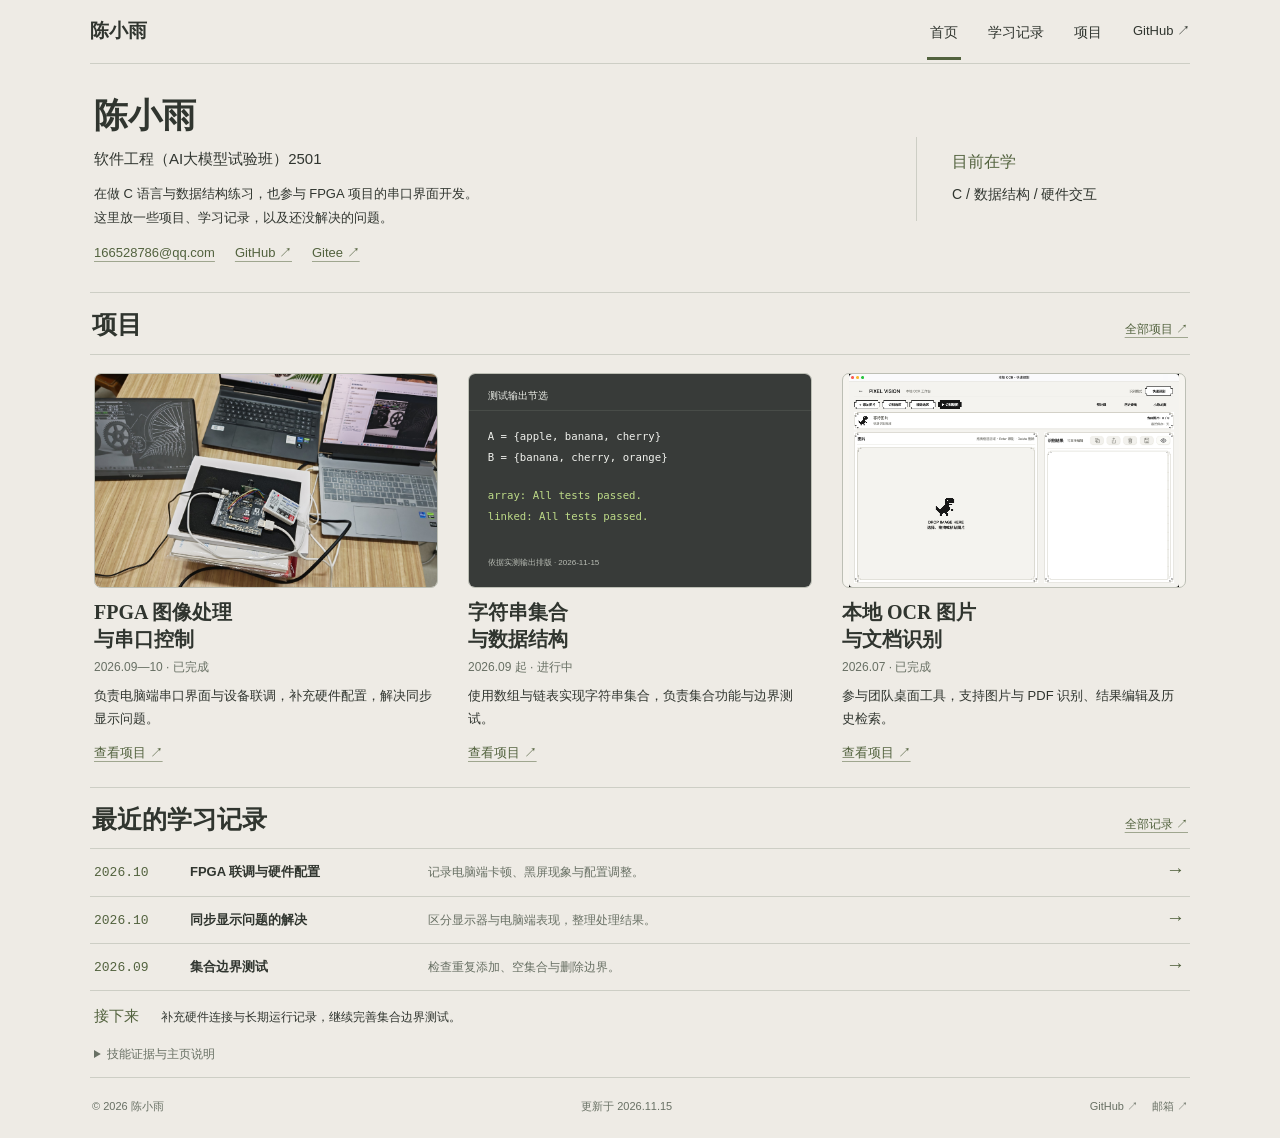
<file: index.html>
<!doctype html>
<html lang="zh-CN"><head><meta charset="utf-8"><meta name="viewport" content="width=device-width,initial-scale=1"><meta name="description" content="陈小雨的个人主页：项目、学习记录与编程实践。"><meta name="color-scheme" content="light"><title>首页 · 陈小雨</title><link rel="stylesheet" href="assets/style.css?v=20261115-r6"></head>
<body data-single="false"><a class="skip" href="#main">跳到主要内容</a><header class="site-header"><div class="wrap header-inner"><a class="brand" data-page="home" href="index.html">陈小雨</a><nav class="nav" aria-label="主导航"><a data-page="home" href="index.html" aria-current="page">首页</a><a data-page="journal" href="learning.html">学习记录</a><a data-page="projects" href="projects.html">项目</a></nav><a class="github-link" href="https://github.com/Jingzhe-chen714" target="_blank" rel="noopener noreferrer">GitHub ↗</a></div></header><main class="wrap" id="main"><noscript><p class="noscript">JavaScript 未启用：仍可访问三个页面、阅读全部内容并使用邮件表单。搜索可用浏览器的页面查找功能；本地保存、导出和筛选需要启用脚本。</p></noscript><div class="view" data-view="home"><section class="intro" aria-label="关于我">
  <div class="intro-copy">
    <h1>陈小雨</h1>
    <p class="intro-class">软件工程（AI大模型试验班）2501</p>
    <p class="intro-description">在做 C 语言与数据结构练习，也参与 FPGA 项目的串口界面开发。<br>这里放一些项目、学习记录，以及还没解决的问题。</p>
    <div class="intro-links" id="contact" aria-label="联系方式">
      <a href="mailto:166528786@qq.com">166528786@qq.com</a>
      <a href="https://github.com/Jingzhe-chen714" target="_blank" rel="noopener noreferrer">GitHub ↗</a>
      <a href="https://gitee.com/chen-xiaoyu33" target="_blank" rel="noopener noreferrer">Gitee ↗</a>
    </div>
  </div>
  <div class="intro-learning"><h2>目前在学</h2><p>C / 数据结构 / 硬件交互</p></div>
</section>

<section class="portfolio" aria-labelledby="home-projects">
  <div class="section-head"><h2 id="home-projects">项目</h2><a data-page="projects" href="projects.html">全部项目 ↗</a></div>
  <div class="project-grid">
    <article class="project-card">
      <a class="project-cover" href="projects.html#fpga-public" aria-label="查看 FPGA 项目详情"><img src="assets/evidence/fpga-field-photo.jpg" width="2000" height="1500" alt="FPGA 联调实拍：开发板、连接线和显示图像处理效果的三块屏幕" fetchpriority="high"></a>
      <h3><a href="projects.html#fpga-public"><span>FPGA 图像处理</span><span>与串口控制</span></a></h3>
      <p class="card-date"><time datetime="2026-09">2026.09</time>—<time datetime="2026-10">10</time> · 已完成</p>
      <p class="card-description">负责电脑端串口界面与设备联调，补充硬件配置，解决同步显示问题。</p>
      <a class="card-link" href="projects.html#fpga-public">查看项目 ↗</a>
    </article>
    <article class="project-card">
      <a class="project-cover" href="projects.html#set-project" aria-label="查看字符串集合项目详情"><img src="assets/evidence/set-test-preview.svg" width="640" height="400" alt="集合实测输出节选排版图：数组与链表已有测试均通过"></a>
      <h3><a href="projects.html#set-project"><span>字符串集合</span><span>与数据结构</span></a></h3>
      <p class="card-date"><time datetime="2026-09">2026.09</time> 起 · 进行中</p>
      <p class="card-description">使用数组与链表实现字符串集合，负责集合功能与边界测试。</p>
      <a class="card-link" href="projects.html#set-project">查看项目 ↗</a>
    </article>
    <article class="project-card">
      <a class="project-cover" href="projects.html#ocr-project" aria-label="查看 OCR 项目详情"><img class="contain" src="assets/evidence/ocr-workbench.png" width="2620" height="1692" alt="OCR 团队工具原有初始界面，包含图片导入与识别结果区域"></a>
      <h3><a href="projects.html#ocr-project"><span>本地 OCR 图片</span><span>与文档识别</span></a></h3>
      <p class="card-date"><time datetime="2026-07">2026.07</time> · 已完成</p>
      <p class="card-description">参与团队桌面工具，支持图片与 PDF 识别、结果编辑及历史检索。</p>
      <a class="card-link" href="projects.html#ocr-project">查看项目 ↗</a>
    </article>
  </div>
</section>

<section class="recent-notes" aria-labelledby="home-notes">
  <div class="section-head"><h2 id="home-notes">最近的学习记录</h2><a data-page="journal" href="learning.html">全部记录 ↗</a></div>
  <article class="note-row"><time datetime="2026-10">2026.10</time><h3><a href="learning.html">FPGA 联调与硬件配置</a></h3><p>记录电脑端卡顿、黑屏现象与配置调整。</p><a class="note-arrow" href="learning.html" aria-label="阅读 FPGA 联调记录">→</a></article>
  <article class="note-row"><time datetime="2026-10">2026.10</time><h3><a href="learning.html">同步显示问题的解决</a></h3><p>区分显示器与电脑端表现，整理处理结果。</p><a class="note-arrow" href="learning.html" aria-label="阅读同步显示复盘">→</a></article>
  <article class="note-row"><time datetime="2026-09">2026.09</time><h3><a href="learning.html">集合边界测试</a></h3><p>检查重复添加、空集合与删除边界。</p><a class="note-arrow" href="learning.html" aria-label="阅读集合测试记录">→</a></article>
</section>

<section class="next-step" aria-label="后续计划"><h2>接下来</h2><p>补充硬件连接与长期运行记录，继续完善集合边界测试。</p></section>

<details class="site-notes"><summary>技能证据与主页说明</summary>
  <section id="skills" aria-labelledby="skills-title"><h2 id="skills-title">技能与作品证据</h2>
    <ul class="practice-list">
      <li><b>C 语言：集合与测试</b><span>实现数组和链表集合，检查重复元素、空集合、容量与删除边界。</span><a href="https://gitee.com/chen-xiaoyu33/data-structure-course-design/tree/master/task1_set" target="_blank" rel="noopener noreferrer">集合源码与测试</a> · <a href="assets/evidence/set-test-report.txt">实测记录</a></li>
      <li><b>串口界面与设备联调</b><span>负责电脑端控制界面，补充分配器和采集卡，解决同步显示问题。</span><a href="projects.html#fpga-public">项目实拍、分工与处理过程</a></li>
      <li><b>Git 与文档管理</b><span>维护主页代码、运行说明和更新记录。</span><a href="https://github.com/Jingzhe-chen714/personal-growth-homepage/commits/main" target="_blank" rel="noopener noreferrer">公开版本记录</a></li>
    </ul>
  </section>
  <section aria-labelledby="about-site"><h2 id="about-site">关于这个主页</h2>
    <p class="about-copy">这里记录个人信息、技能实践和 FPGA、数据结构、OCR 项目经历，按实际参与月份整理学习过程。</p>
    <p class="about-copy">项目页提供现场照片、项目海报、OCR 界面、集合测试记录与仓库链接；学习记录支持搜索、本地新增与反馈草稿。</p>
    <p class="about-copy">后续继续补充设备配置、长期运行观察和集合边界测试，也尝试大模型应用开发。</p>
  </section>
  <p class="tiny">网站由 index.html、learning.html、projects.html 三个独立页面组成。解压源码后双击 index.html；也可运行 python -m http.server 8765。修改模板后运行 python tools/build.py。<a href="https://github.com/Jingzhe-chen714/personal-growth-homepage/blob/main/README.md">运行与更新说明</a> · <a href="screenshots/首页完整截图.jpg">首页完整截图</a></p>
</details>
</div></main><footer class="wrap footer"><span>© 2026 陈小雨</span><span>更新于 2026.11.15</span><span class="footer-links"><a href="https://github.com/Jingzhe-chen714" target="_blank" rel="noopener noreferrer">GitHub ↗</a><a href="mailto:166528786@qq.com">邮箱 ↗</a></span></footer><script src="assets/app.js?v=20261115-r6" defer></script></body></html>
</file>
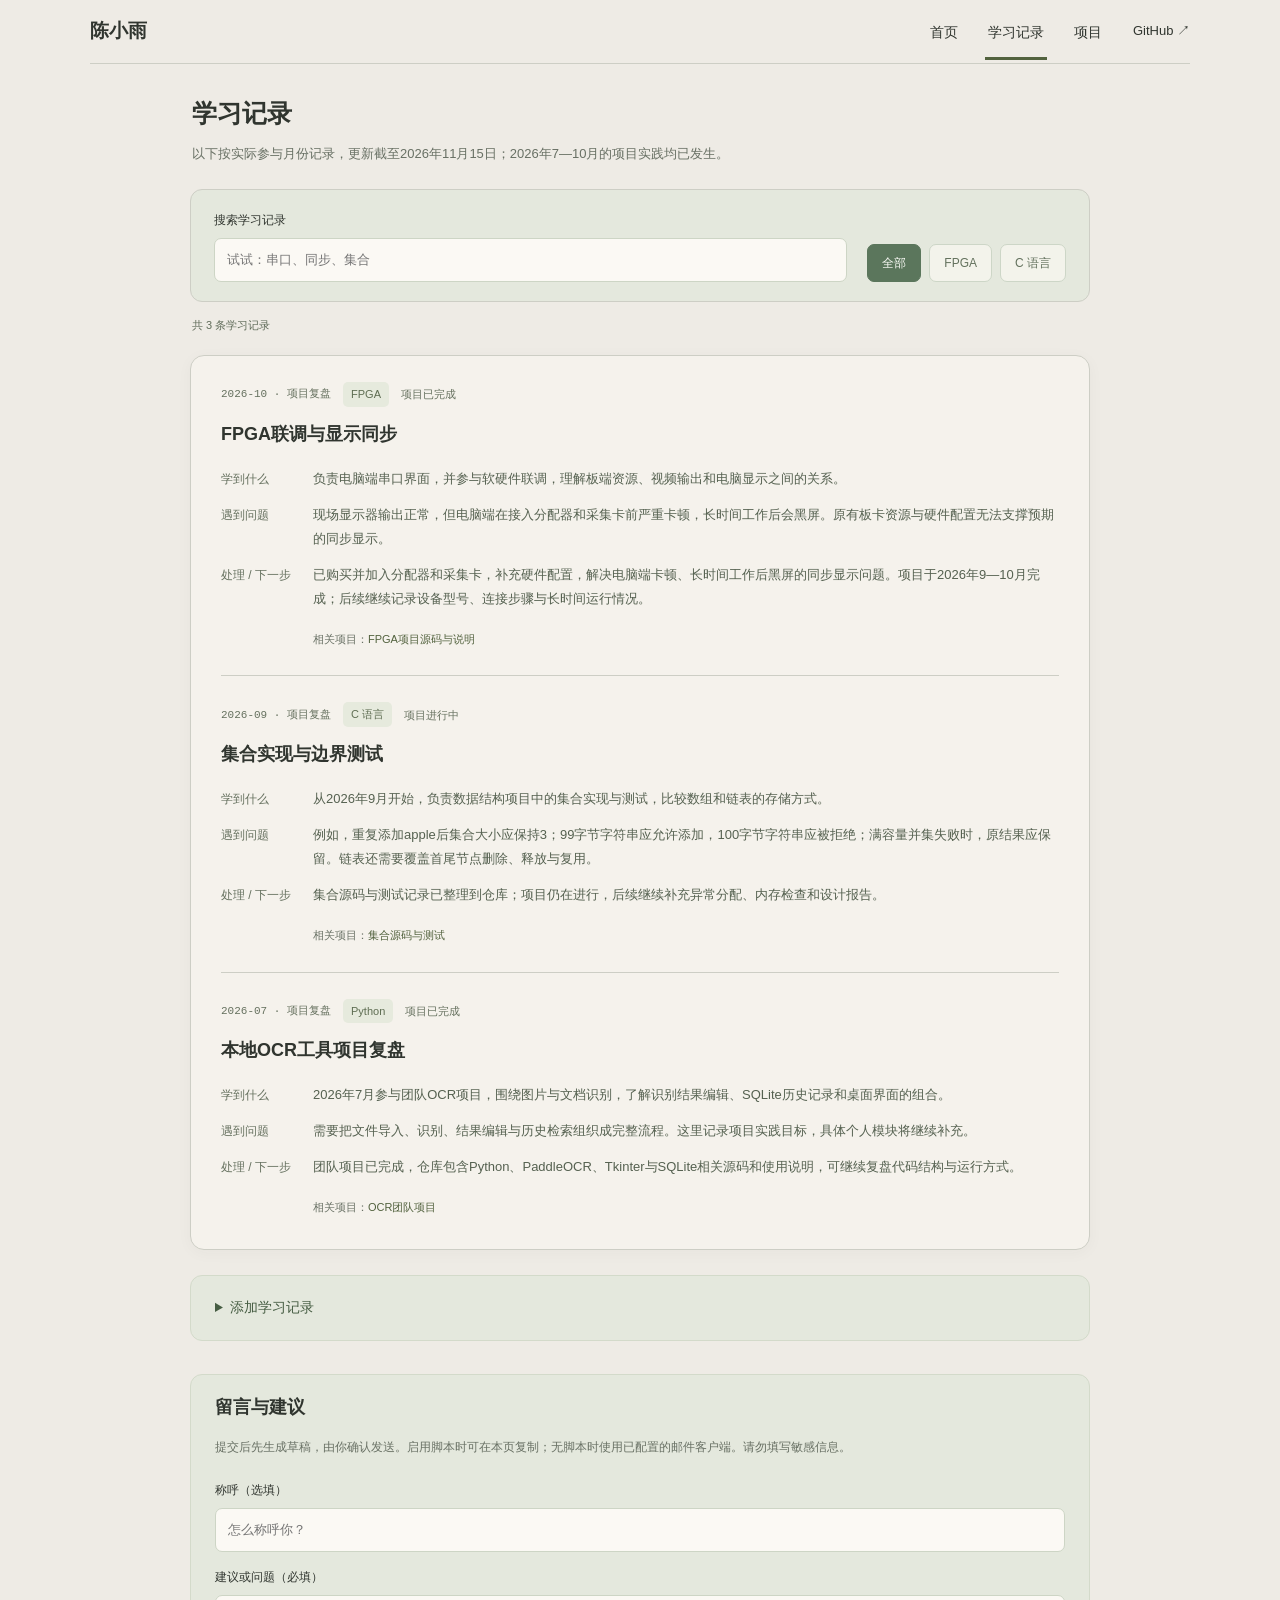
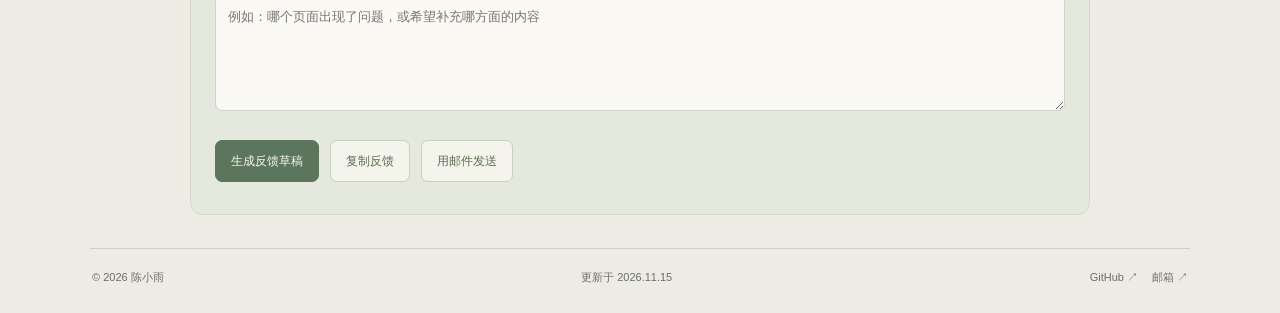
<file: learning.html>
<!doctype html>
<html lang="zh-CN"><head><meta charset="utf-8"><meta name="viewport" content="width=device-width,initial-scale=1"><meta name="description" content="陈小雨的个人主页：项目、学习记录与编程实践。"><meta name="color-scheme" content="light"><title>学习记录 · 陈小雨</title><link rel="stylesheet" href="assets/style.css?v=20261115-r6"></head>
<body data-single="false"><a class="skip" href="#main">跳到主要内容</a><header class="site-header"><div class="wrap header-inner"><a class="brand" data-page="home" href="index.html">陈小雨</a><nav class="nav" aria-label="主导航"><a data-page="home" href="index.html">首页</a><a data-page="journal" href="learning.html" aria-current="page">学习记录</a><a data-page="projects" href="projects.html">项目</a></nav><a class="github-link" href="https://github.com/Jingzhe-chen714" target="_blank" rel="noopener noreferrer">GitHub ↗</a></div></header><main class="wrap" id="main"><noscript><p class="noscript">JavaScript 未启用：仍可访问三个页面、阅读全部内容并使用邮件表单。搜索可用浏览器的页面查找功能；本地保存、导出和筛选需要启用脚本。</p></noscript><div class="view" data-view="journal"><header class="page-title"><div class="title-line"><h1>学习记录</h1></div><p>以下按实际参与月份记录，更新截至2026年11月15日；2026年7—10月的项目实践均已发生。</p></header><div class="searchbar js-only"><div class="search-field"><label for="note-search">搜索学习记录</label><input id="note-search" type="search" placeholder="试试：串口、同步、集合" maxlength="100"></div><div class="filters" aria-label="学习记录分类"><button class="filter" data-note-filter="全部" aria-pressed="true" type="button">全部</button><button class="filter" data-note-filter="FPGA" aria-pressed="false" type="button">FPGA</button><button class="filter" data-note-filter="C 语言" aria-pressed="false" type="button">C 语言</button></div></div><p class="result-info" id="note-count" aria-live="polite">共 3 条学习记录</p><div class="journal-layout"><div><div id="notes"><article class="entry" data-category="FPGA"><div class="entry-meta"><time datetime="2026-10">2026-10 · 项目复盘</time><span class="tag">FPGA</span><span>项目已完成</span></div><h2>FPGA联调与显示同步</h2><div class="entry-grid"><b>学到什么</b><p>负责电脑端串口界面，并参与软硬件联调，理解板端资源、视频输出和电脑显示之间的关系。</p><b>遇到问题</b><p>现场显示器输出正常，但电脑端在接入分配器和采集卡前严重卡顿，长时间工作后会黑屏。原有板卡资源与硬件配置无法支撑预期的同步显示。</p><b>处理 / 下一步</b><p>已购买并加入分配器和采集卡，补充硬件配置，解决电脑端卡顿、长时间工作后黑屏的同步显示问题。项目于2026年9—10月完成；后续继续记录设备型号、连接步骤与长时间运行情况。</p></div><div class="entry-source">相关项目：<a href="https://github.com/Jingzhe-chen714/fpga" target="_blank" rel="noopener noreferrer">FPGA项目源码与说明</a></div></article><article class="entry" data-category="C 语言"><div class="entry-meta"><time datetime="2026-09">2026-09 · 项目复盘</time><span class="tag">C 语言</span><span>项目进行中</span></div><h2>集合实现与边界测试</h2><div class="entry-grid"><b>学到什么</b><p>从2026年9月开始，负责数据结构项目中的集合实现与测试，比较数组和链表的存储方式。</p><b>遇到问题</b><p>例如，重复添加apple后集合大小应保持3；99字节字符串应允许添加，100字节字符串应被拒绝；满容量并集失败时，原结果应保留。链表还需要覆盖首尾节点删除、释放与复用。</p><b>处理 / 下一步</b><p>集合源码与测试记录已整理到仓库；项目仍在进行，后续继续补充异常分配、内存检查和设计报告。</p></div><div class="entry-source">相关项目：<a href="https://gitee.com/chen-xiaoyu33/data-structure-course-design" target="_blank" rel="noopener noreferrer">集合源码与测试</a></div></article><article class="entry" data-category="Python"><div class="entry-meta"><time datetime="2026-07">2026-07 · 项目复盘</time><span class="tag">Python</span><span>项目已完成</span></div><h2>本地OCR工具项目复盘</h2><div class="entry-grid"><b>学到什么</b><p>2026年7月参与团队OCR项目，围绕图片与文档识别，了解识别结果编辑、SQLite历史记录和桌面界面的组合。</p><b>遇到问题</b><p>需要把文件导入、识别、结果编辑与历史检索组织成完整流程。这里记录项目实践目标，具体个人模块将继续补充。</p><b>处理 / 下一步</b><p>团队项目已完成，仓库包含Python、PaddleOCR、Tkinter与SQLite相关源码和使用说明，可继续复盘代码结构与运行方式。</p></div><div class="entry-source">相关项目：<a href="https://github.com/weijiayue19/project6" target="_blank" rel="noopener noreferrer">OCR团队项目</a></div></article></div><p id="note-empty" class="empty" hidden>没有找到匹配的记录，试试其他关键词或分类。</p></div></div><details class="write-box" aria-labelledby="write-title"><summary id="write-title">添加学习记录</summary><p class="hint">启用脚本时，记录仅保存到当前浏览器并可导出；无脚本时，使用邮件客户端撰写记录，不会自动发送。</p><form id="note-form" action="mailto:166528786@qq.com?subject=学习记录分享" method="post" enctype="text/plain"><div class="form-grid"><div><label for="new-title">标题 *</label><input id="new-title" name="title" required maxlength="80" placeholder="这一次，我弄懂了什么？"></div><div><label for="new-date">整理日期 *</label><input id="new-date" name="date" type="date" value="2026-11-15" required min="2000-01-01" max="2100-12-31"></div><div class="full"><label for="new-what">学了什么 *</label><textarea id="new-what" name="what" required maxlength="1200" placeholder="具体任务、知识点或作品"></textarea></div><div class="full"><label for="new-problem">遇到什么问题 *</label><textarea id="new-problem" name="problem" required maxlength="1200" placeholder="描述现象，也可以记录还没理解的地方"></textarea></div><div class="full"><label for="new-solution">如何处理 / 下一步 *</label><textarea id="new-solution" name="solution" required maxlength="1200" placeholder="写清已做的尝试和仍需验证的部分"></textarea></div></div><div class="form-actions"><button type="submit" class="button">打开记录邮件</button><button id="export-notes" type="button" class="button secondary js-only">导出我的记录</button></div><p id="form-status" class="status" role="status"></p></form></details><!-- 反馈通过表单生成草稿，由访客复制或使用邮件发送；本站没有留言服务器。 -->
<section class="write-box feedback" aria-labelledby="feedback-heading">
  <h2 id="feedback-heading">留言与建议</h2>
  <p class="hint">提交后先生成草稿，由你确认发送。启用脚本时可在本页复制；无脚本时使用已配置的邮件客户端。请勿填写敏感信息。</p>
  <form id="feedback-form" action="mailto:166528786@qq.com?subject=个人主页反馈" method="post" enctype="text/plain">
    <label for="feedback-name">称呼（选填）</label>
    <input id="feedback-name" name="visitor" maxlength="30" autocomplete="nickname" placeholder="怎么称呼你？">
    <label for="feedback-content">建议或问题（必填）</label>
    <textarea id="feedback-content" name="message" required maxlength="600" rows="4" placeholder="例如：哪个页面出现了问题，或希望补充哪方面的内容"></textarea>
    <div class="form-actions">
      <button type="submit" class="button">打开反馈邮件</button>
      <button type="button" id="feedback-copy" class="button secondary js-only">复制反馈</button>
      <a id="feedback-email" class="button secondary" href="mailto:166528786@qq.com?subject=个人主页反馈">用邮件发送</a>
    </div>
    <div id="feedback-preview" hidden>
      <label for="feedback-draft">反馈草稿</label>
      <textarea id="feedback-draft" readonly rows="5"></textarea>
    </div>
    <p id="feedback-status" class="status" role="status" aria-live="polite"></p>
  </form>
  <noscript><p class="hint">当前未启用 JavaScript，原生表单会打开邮件撰写窗口，不会自动发送。若未配置邮件客户端，请手动将内容发送到上方邮箱。</p></noscript>
</section>
</div></main><footer class="wrap footer"><span>© 2026 陈小雨</span><span>更新于 2026.11.15</span><span class="footer-links"><a href="https://github.com/Jingzhe-chen714" target="_blank" rel="noopener noreferrer">GitHub ↗</a><a href="mailto:166528786@qq.com">邮箱 ↗</a></span></footer><script src="assets/app.js?v=20261115-r6" defer></script></body></html>
</file>
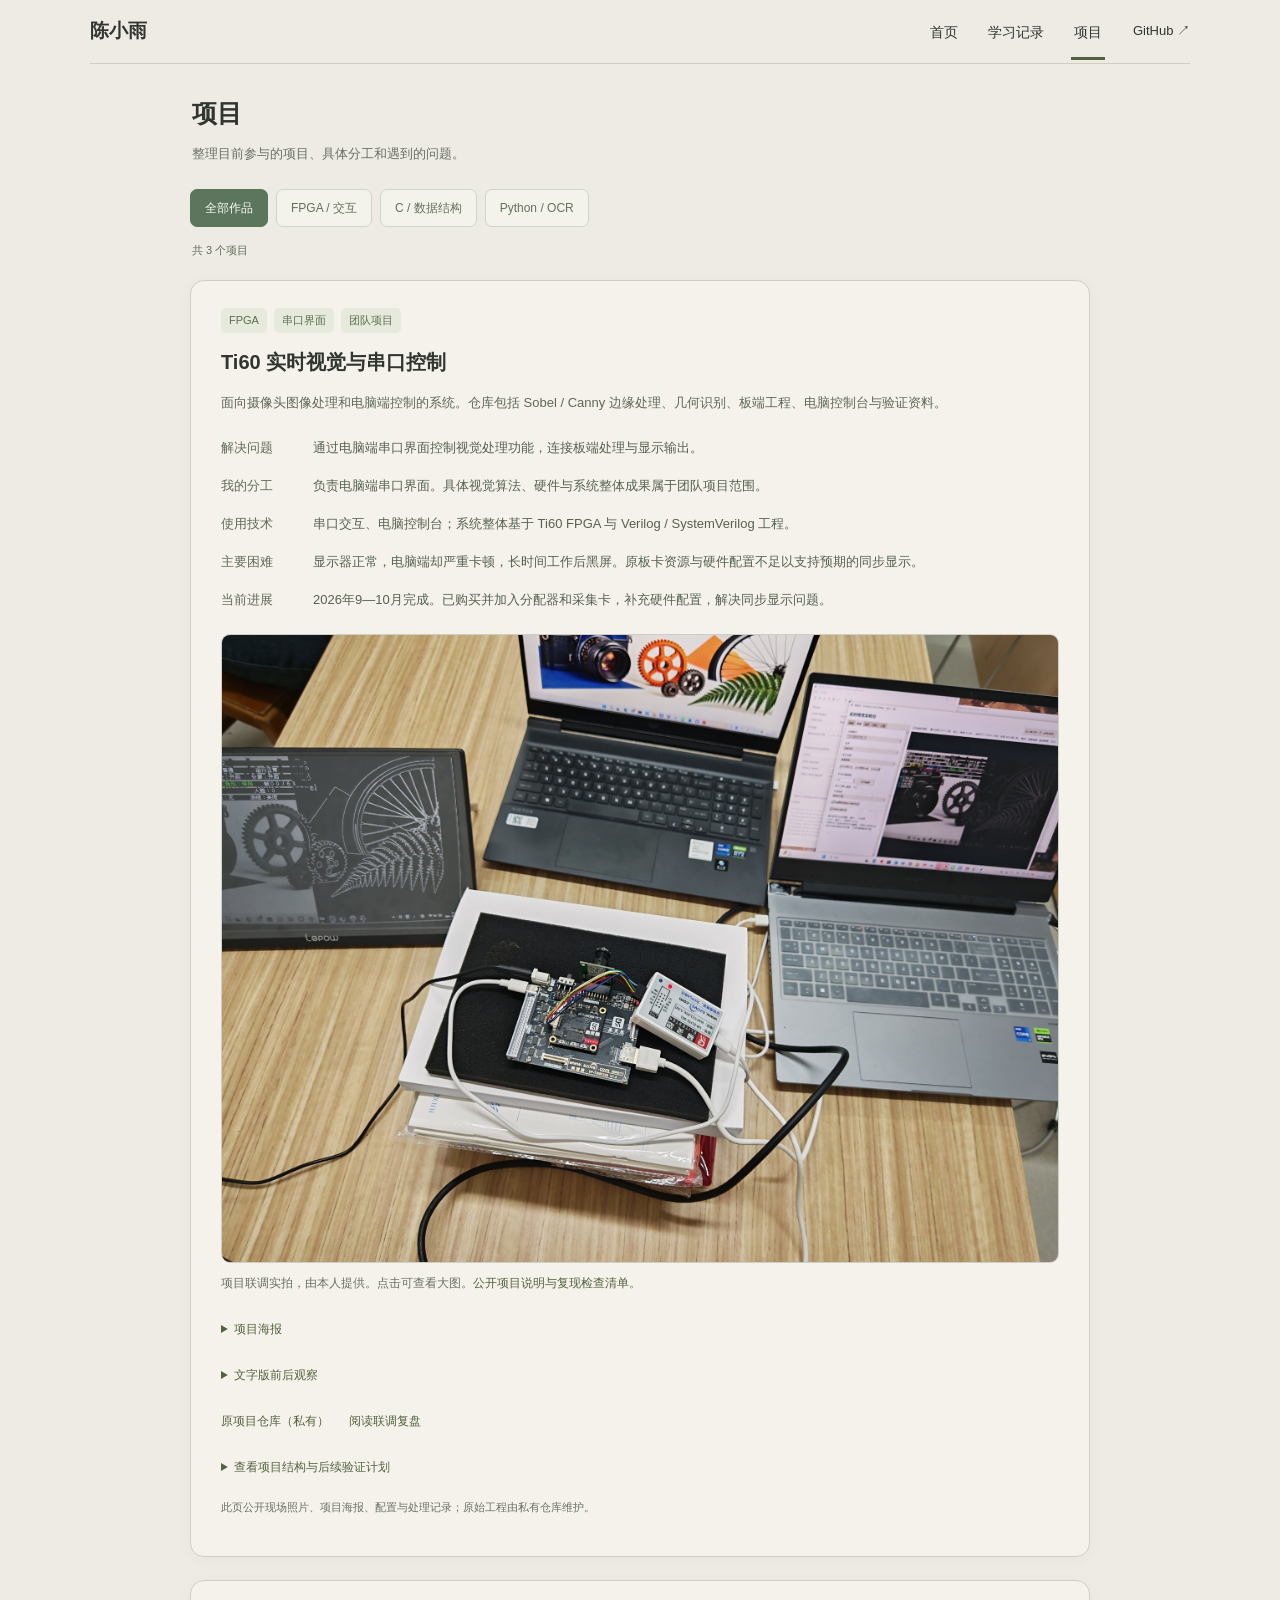
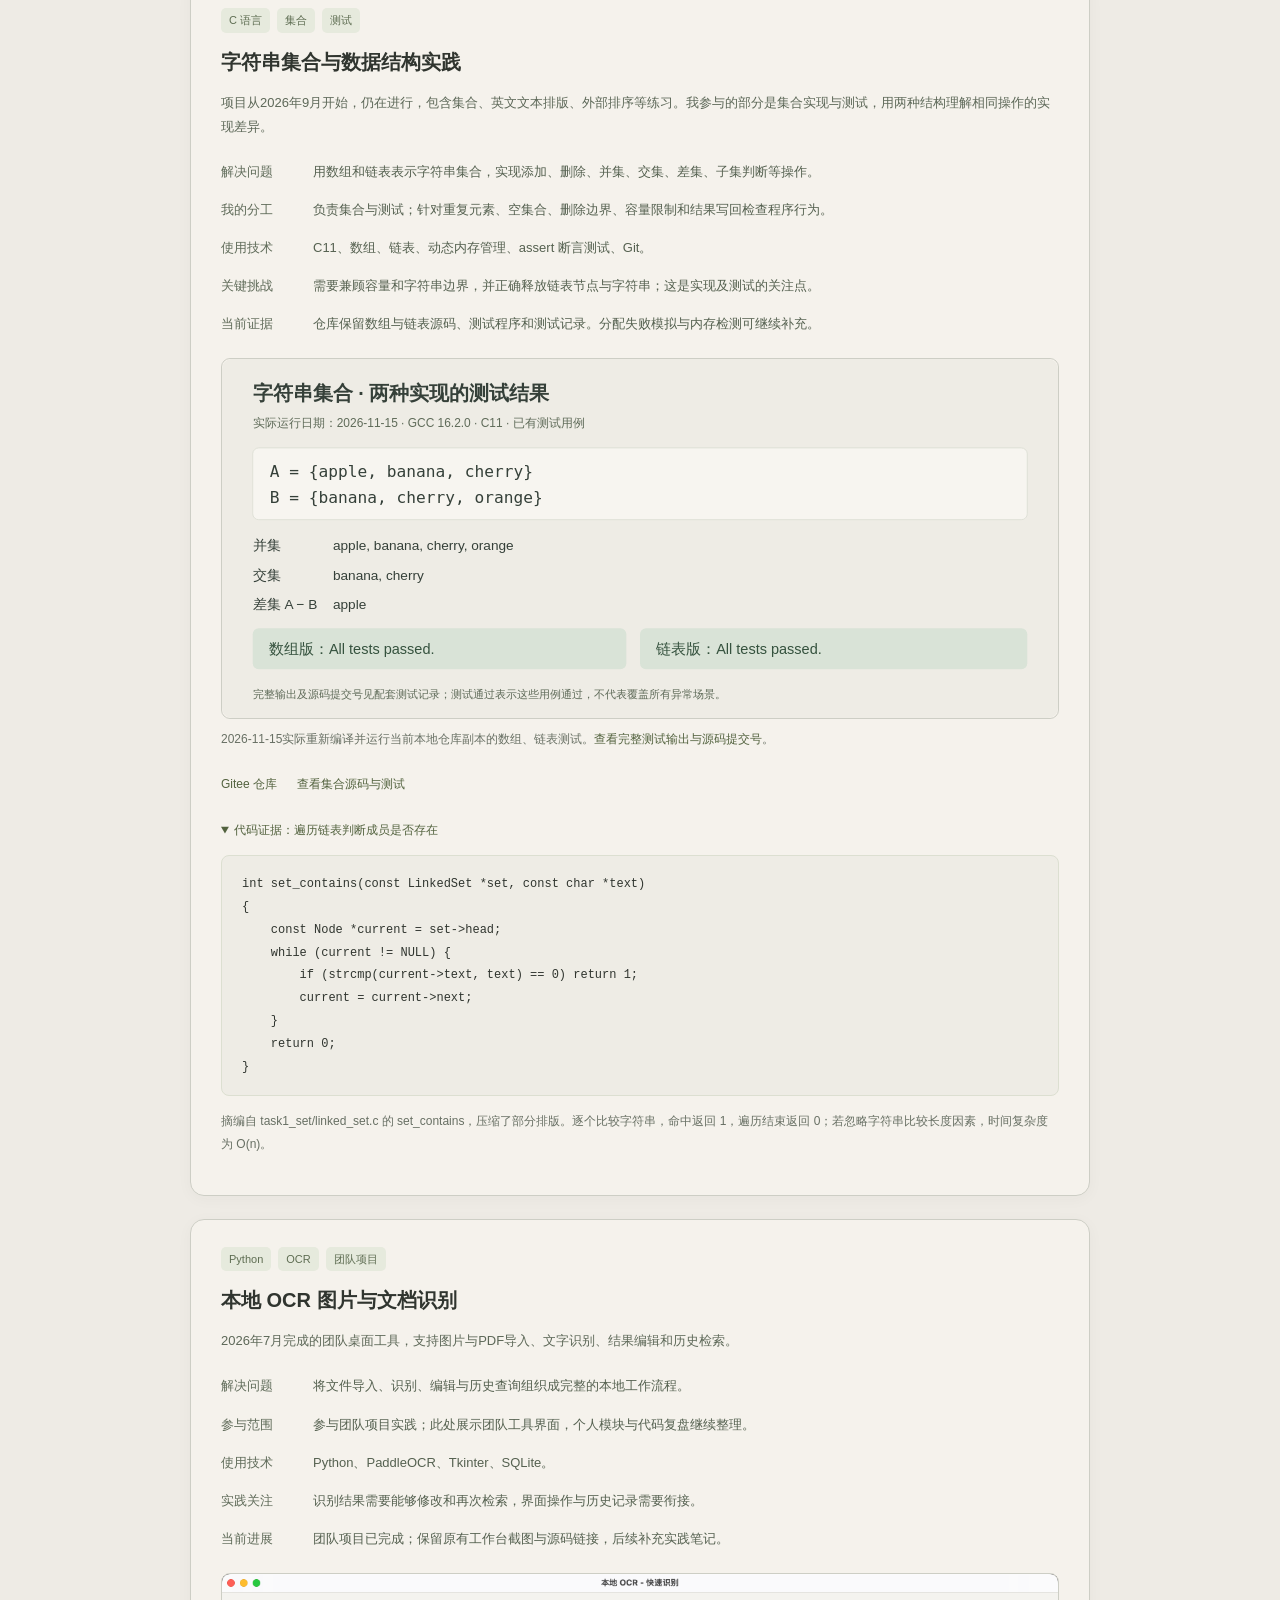
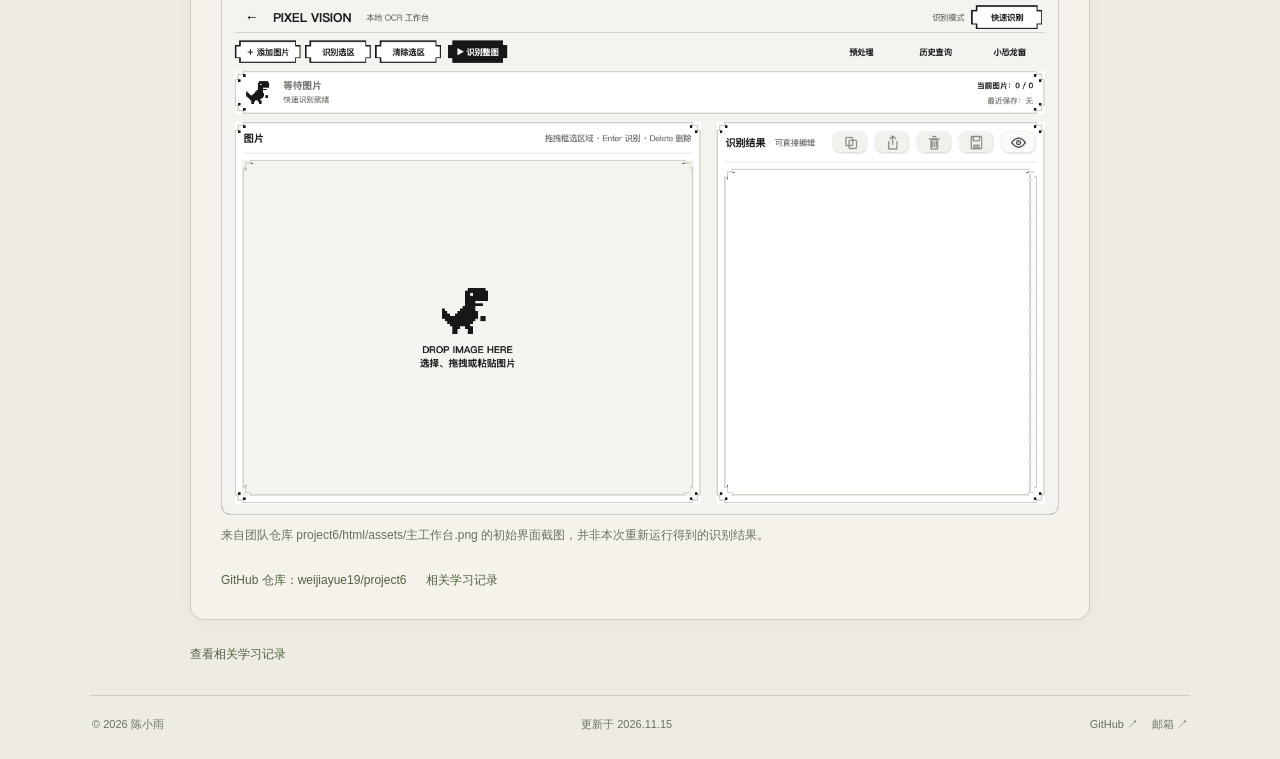
<file: projects.html>
<!doctype html>
<html lang="zh-CN"><head><meta charset="utf-8"><meta name="viewport" content="width=device-width,initial-scale=1"><meta name="description" content="陈小雨的个人主页：项目、学习记录与编程实践。"><meta name="color-scheme" content="light"><title>项目 · 陈小雨</title><link rel="stylesheet" href="assets/style.css?v=20261115-r6"></head>
<body data-single="false"><a class="skip" href="#main">跳到主要内容</a><header class="site-header"><div class="wrap header-inner"><a class="brand" data-page="home" href="index.html">陈小雨</a><nav class="nav" aria-label="主导航"><a data-page="home" href="index.html">首页</a><a data-page="journal" href="learning.html">学习记录</a><a data-page="projects" href="projects.html" aria-current="page">项目</a></nav><a class="github-link" href="https://github.com/Jingzhe-chen714" target="_blank" rel="noopener noreferrer">GitHub ↗</a></div></header><main class="wrap" id="main"><noscript><p class="noscript">JavaScript 未启用：仍可访问三个页面、阅读全部内容并使用邮件表单。搜索可用浏览器的页面查找功能；本地保存、导出和筛选需要启用脚本。</p></noscript><div class="view" data-view="projects"><header class="page-title"><div class="title-line"><h1>项目</h1></div><p>整理目前参与的项目、具体分工和遇到的问题。</p></header><div class="filters js-only" aria-label="项目分类"><button class="filter" data-project-filter="全部" aria-pressed="true" type="button">全部作品</button><button class="filter" data-project-filter="FPGA" aria-pressed="false" type="button">FPGA / 交互</button><button class="filter" data-project-filter="C 语言" aria-pressed="false" type="button">C / 数据结构</button><button class="filter" data-project-filter="Python" aria-pressed="false" type="button">Python / OCR</button></div><p class="result-info" id="project-count" aria-live="polite">共 3 个项目</p>
<article class="project" id="fpga-public" data-category="FPGA"><div><div class="tags"><span class="tag">FPGA</span><span class="tag">串口界面</span><span class="tag">团队项目</span></div><h2>Ti60 实时视觉与串口控制</h2><p class="summary">面向摄像头图像处理和电脑端控制的系统。仓库包括 Sobel / Canny 边缘处理、几何识别、板端工程、电脑控制台与验证资料。</p><dl><dt>解决问题</dt><dd>通过电脑端串口界面控制视觉处理功能，连接板端处理与显示输出。</dd><dt>我的分工</dt><dd>负责电脑端串口界面。具体视觉算法、硬件与系统整体成果属于团队项目范围。</dd><dt>使用技术</dt><dd>串口交互、电脑控制台；系统整体基于 Ti60 FPGA 与 Verilog / SystemVerilog 工程。</dd><dt>主要困难</dt><dd>显示器正常，电脑端却严重卡顿，长时间工作后黑屏。原板卡资源与硬件配置不足以支持预期的同步显示。</dd><dt>当前进展</dt><dd>2026年9—10月完成。已购买并加入分配器和采集卡，补充硬件配置，解决同步显示问题。</dd></dl><figure class="evidence"><a href="assets/evidence/fpga-field-photo.jpg" target="_blank" rel="noopener noreferrer" aria-label="查看 FPGA 联调现场照片"><img src="assets/evidence/fpga-field-photo.jpg" width="2000" height="1500" alt="项目联调现场：FPGA开发板、连接线、显示器与电脑端图像处理界面"></a><figcaption>项目联调实拍，由本人提供。点击可查看大图。<a href="https://github.com/Jingzhe-chen714/personal-growth-homepage/blob/main/docs/fpga-project.md">公开项目说明与复现检查清单</a>。</figcaption></figure>
<details class="poster-details"><summary>项目海报</summary><figure class="evidence poster-evidence"><a href="assets/evidence/fpga-poster.png" target="_blank" rel="noopener noreferrer" aria-label="查看 FPGA 项目海报"><img src="assets/evidence/fpga-poster.png" width="1024" height="1536" alt="团队项目海报：Ti60 FPGA 图像边缘检测与动态观察"></a><figcaption>项目海报；其中算法与动态效果为视觉示意，非实测截图。</figcaption></figure></details>
<details><summary>文字版前后观察</summary><table class="evidence-table"><caption>联调前后的实际观察</caption><thead><tr><th scope="col">观察位置</th><th scope="col">补充硬件前</th><th scope="col">处理与结果</th></tr></thead><tbody><tr><th scope="row">显示器</th><td>输出正常</td><td>保留正常显示作为对照</td></tr><tr><th scope="row">电脑端界面</th><td>严重卡顿，长时间工作后黑屏</td><td>加入分配器和采集卡，解决同步显示问题</td></tr></tbody></table></details><div class="project-links"><a href="https://github.com/Jingzhe-chen714/fpga" target="_blank" rel="noopener noreferrer">原项目仓库（私有）</a><a data-page="journal" href="learning.html">阅读联调复盘</a></div><details><summary>查看项目结构与后续验证计划</summary><pre>FPGA_engin/        板端工程入口与 RTL
开发源码/pc_v11/   电脑控制台源码
开发源码/tb/       测试台
说明文档/          使用与交付说明
验证记录/          已有仿真与报告</pre><p>已补充分配器和采集卡。后续完善配置清单和连接步骤，方便再次搭建。</p></details><p class="tiny">此页公开现场照片、项目海报、配置与处理记录；原始工程由私有仓库维护。</p></div></article>

<article class="project" id="set-project" data-category="C 语言"><div><div class="tags"><span class="tag">C 语言</span><span class="tag">集合</span><span class="tag">测试</span></div><h2>字符串集合与数据结构实践</h2><p class="summary">项目从2026年9月开始，仍在进行，包含集合、英文文本排版、外部排序等练习。我参与的部分是集合实现与测试，用两种结构理解相同操作的实现差异。</p><dl><dt>解决问题</dt><dd>用数组和链表表示字符串集合，实现添加、删除、并集、交集、差集、子集判断等操作。</dd><dt>我的分工</dt><dd>负责集合与测试；针对重复元素、空集合、删除边界、容量限制和结果写回检查程序行为。</dd><dt>使用技术</dt><dd>C11、数组、链表、动态内存管理、assert 断言测试、Git。</dd><dt>关键挑战</dt><dd>需要兼顾容量和字符串边界，并正确释放链表节点与字符串；这是实现及测试的关注点。</dd><dt>当前证据</dt><dd>仓库保留数组与链表源码、测试程序和测试记录。分配失败模拟与内存检测可继续补充。</dd></dl><figure class="evidence"><a href="assets/evidence/set-test.svg" target="_blank" rel="noopener noreferrer" aria-label="打开项目证据原图"><img src="assets/evidence/set-test.svg" alt="集合测试结果图：数组和链表测试均通过，列出输入、并集、交集和差集"></a><figcaption>2026-11-15实际重新编译并运行当前本地仓库副本的数组、链表测试。<a href="assets/evidence/set-test-report.txt">查看完整测试输出与源码提交号</a>。</figcaption></figure>
<div class="project-links"><a href="https://gitee.com/chen-xiaoyu33/data-structure-course-design" target="_blank" rel="noopener noreferrer">Gitee 仓库</a><a href="https://gitee.com/chen-xiaoyu33/data-structure-course-design/tree/master/task1_set" target="_blank" rel="noopener noreferrer">查看集合源码与测试</a></div><details open><summary>代码证据：遍历链表判断成员是否存在</summary><pre><code>int set_contains(const LinkedSet *set, const char *text)
{
    const Node *current = set-&gt;head;
    while (current != NULL) {
        if (strcmp(current-&gt;text, text) == 0) return 1;
        current = current-&gt;next;
    }
    return 0;
}</code></pre><p>摘编自 task1_set/linked_set.c 的 set_contains，压缩了部分排版。逐个比较字符串，命中返回 1，遍历结束返回 0；若忽略字符串比较长度因素，时间复杂度为 O(n)。</p></details></div></article>

<article class="project" id="ocr-project" data-category="Python"><div class="tags"><span class="tag">Python</span><span class="tag">OCR</span><span class="tag">团队项目</span></div><h2>本地 OCR 图片与文档识别</h2><p class="summary">2026年7月完成的团队桌面工具，支持图片与PDF导入、文字识别、结果编辑和历史检索。</p><dl><dt>解决问题</dt><dd>将文件导入、识别、编辑与历史查询组织成完整的本地工作流程。</dd><dt>参与范围</dt><dd>参与团队项目实践；此处展示团队工具界面，个人模块与代码复盘继续整理。</dd><dt>使用技术</dt><dd>Python、PaddleOCR、Tkinter、SQLite。</dd><dt>实践关注</dt><dd>识别结果需要能够修改和再次检索，界面操作与历史记录需要衔接。</dd><dt>当前进展</dt><dd>团队项目已完成；保留原有工作台截图与源码链接，后续补充实践笔记。</dd></dl><figure class="evidence"><a href="assets/evidence/ocr-workbench.png" target="_blank" rel="noopener noreferrer" aria-label="打开 OCR 工作台原图"><img src="assets/evidence/ocr-workbench.png" alt="OCR团队项目原有截图：图片导入区、结果编辑区和操作按钮"></a><figcaption>来自团队仓库 project6/html/assets/主工作台.png 的初始界面截图，并非本次重新运行得到的识别结果。</figcaption></figure>
<div class="project-links"><a href="https://github.com/weijiayue19/project6" target="_blank" rel="noopener noreferrer">GitHub 仓库：weijiayue19/project6</a><a href="learning.html">相关学习记录</a></div></article>
<p class="project-end"><a data-page="journal" href="learning.html">查看相关学习记录</a></p>
</div></main><footer class="wrap footer"><span>© 2026 陈小雨</span><span>更新于 2026.11.15</span><span class="footer-links"><a href="https://github.com/Jingzhe-chen714" target="_blank" rel="noopener noreferrer">GitHub ↗</a><a href="mailto:166528786@qq.com">邮箱 ↗</a></span></footer><script src="assets/app.js?v=20261115-r6" defer></script></body></html>
</file>
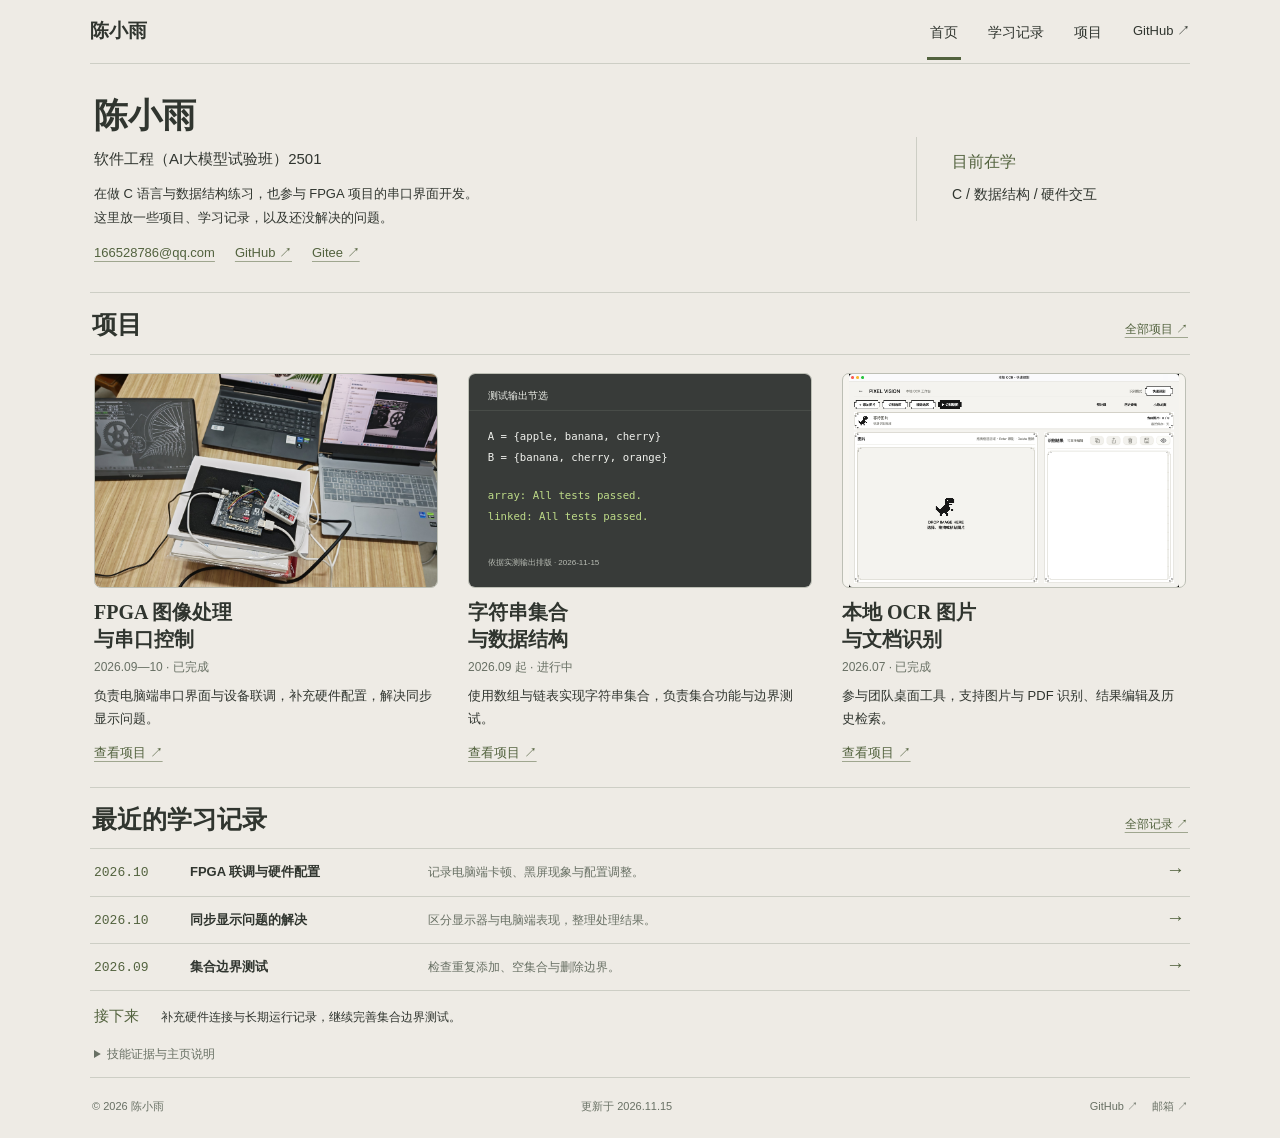
<file: 陈小雨-个人成长主页.html>
<!doctype html>
<html lang="zh-CN"><head><meta charset="utf-8"><meta name="viewport" content="width=device-width,initial-scale=1"><meta name="description" content="陈小雨的个人主页：项目、学习记录与编程实践。"><meta name="color-scheme" content="light"><title>首页 · 陈小雨</title><style>/* Palette and type */
:root {
  color-scheme: light;
  --canvas: #eeebe5;
  --panel: #f5f2ec;
  --panel-alt: #eeece5;
  --sidebar: #e4e9e0;
  --text: #30352f;
  --muted: #687064;
  --line: #cdcec5;
  --link: #52623e;
  --accent-soft: #d9e3d7;
  --focus: #64836c;
  --shadow: 0 3px 16px rgba(51, 60, 48, .035);
}
* { box-sizing: border-box; }
html { scroll-behavior: smooth; }
body {
  margin: 0;
  background: var(--canvas);
  color: var(--text);
  font: 14px/1.85 -apple-system, BlinkMacSystemFont, "Segoe UI", "Microsoft YaHei", "PingFang SC", sans-serif;
  -webkit-font-smoothing: antialiased;
}
a { color: var(--link); text-decoration: none; text-underline-offset: 4px; }
a:hover { text-decoration: underline; }
button, input, textarea, select { font: inherit; }
button, a, input, textarea, summary { touch-action: manipulation; }
button { cursor: pointer; }
button:disabled { cursor: default; }
button:focus-visible, a:focus-visible, input:focus-visible, textarea:focus-visible, summary:focus-visible {
  outline: 2px solid var(--focus);
  outline-offset: 4px;
}
[hidden] { display: none !important; }
h1, h2, h3, p { margin-top: 0; }
h1, h2, h3 { line-height: 1.5; font-weight: 600; }
.wrap { width: min(1100px, calc(100% - 64px)); margin-inline: auto; }
.skip { position: fixed; top: -100px; left: 20px; padding: 8px 14px; background: var(--panel); border: 1px solid var(--line); border-radius: 8px; z-index: 5; }
.skip:focus { top: 8px; }

/* Navigation */
.site-header .header-inner { border-bottom: 1px solid var(--line); }
.header-inner { display: flex; align-items: center; gap: 28px; min-height: 64px; }
.brand { margin-right: auto; color: var(--text); font: 600 19px/1.5 "Songti SC", "SimSun", serif; white-space: nowrap; }
.brand:hover { text-decoration: none; }
.nav { display: flex; gap: 24px; align-items: center; }
.nav a { color: var(--text); padding: 17px 3px 12px; border-bottom: 3px solid transparent; font-size: 14px; }
.nav a:hover { color: var(--link); text-decoration: none; border-bottom-color: #aeb69f; }
.nav a[aria-current=page] { border-bottom-color: var(--link); }
.github-link { font-size: 13px; color: var(--text); }
main.wrap { min-height: 70vh; }

/* Homepage: equal project columns with matching image and text tracks. */
.intro { display: grid; grid-template-columns: minmax(0, 1fr) 270px; align-items: center; gap: 55px; padding: 29px 4px 27px; border-bottom: 1px solid var(--line); }
.intro h1 { font: 600 34px/1.35 "Songti SC", "SimSun", serif; margin: 0 0 6px; }
.intro-class { font-size: 15px; margin-bottom: 9px; }
.intro-description { font-size: 13px; line-height: 1.9; margin-bottom: 10px; }
.intro-links { display: flex; flex-wrap: wrap; align-items: center; gap: 8px 20px; font-size: 13px; }
.intro-links a, .card-link, .section-head > a { text-decoration: underline; text-decoration-color: #9fa68f; }
.intro-learning { padding: 13px 0 13px 35px; border-left: 1px solid var(--line); }
.intro-learning h2 { font-size: 16px; font-weight: 500; color: var(--link); margin-bottom: 8px; }
.intro-learning p { font-size: 14px; margin-bottom: 0; }
.section-head { display: flex; align-items: baseline; justify-content: space-between; gap: 20px; padding: 13px 2px 10px; border-bottom: 1px solid var(--line); }
.section-head h2 { font: 600 25px/1.5 "Songti SC", "SimSun", serif; margin: 0; }
.section-head > a { font-size: 12px; white-space: nowrap; }
.project-grid { display: grid; grid-template-columns: repeat(3, minmax(0, 1fr)); gap: 30px; padding: 18px 4px 22px; }
.project-card { display: flex; flex-direction: column; min-width: 0; }
.project-cover { display: block; overflow: hidden; aspect-ratio: 8 / 5; background: #f6f4ef; border: 1px solid #bdbfb5; border-radius: 7px; }
.project-cover img { display: block; width: 100%; height: 100%; object-fit: cover; }
.project-cover img.contain { object-fit: contain; }
.project-card h3 { min-height: 54px; margin: 11px 0 3px; font: 600 20px/1.35 "Songti SC", "SimSun", serif; }
.project-card h3 a { color: var(--text); }
.project-card h3 span { display: block; }
.card-date { color: var(--muted); font-size: 12px; margin-bottom: 6px; }
.card-description { min-height: 50px; font-size: 13px; line-height: 1.8; margin-bottom: 7px; }
.card-link { align-self: flex-start; margin-top: auto; font-size: 13px; }
.recent-notes { border-top: 1px solid var(--line); }
.note-row { display: grid; grid-template-columns: 78px 220px minmax(0, 1fr) 20px; align-items: baseline; gap: 18px; padding: 11px 4px; border-bottom: 1px solid var(--line); }
.note-row time { color: var(--link); font: 13px/1.8 Consolas, monospace; }
.note-row h3 { font-size: 13px; font-weight: 600; margin: 0; }
.note-row h3 a { color: var(--text); }
.note-row p { font-size: 12px; color: var(--muted); margin: 0; }
.note-arrow { font-size: 19px; line-height: 1; }
.next-step { display: flex; align-items: baseline; gap: 22px; padding: 14px 4px; }
.next-step h2 { font-size: 15px; font-weight: 500; color: var(--link); margin-bottom: 0; white-space: nowrap; }
.next-step p { font-size: 12px; margin: 0; }
.site-notes { font-size: 12px; padding: 0 4px 12px; }
.site-notes > summary { width: fit-content; color: var(--muted); cursor: pointer; }
.site-notes[open] { border-top: 1px solid var(--line); padding-top: 14px; }
.site-notes h2 { font-size: 16px; margin: 20px 0 10px; }
.site-notes .practice-list { display: grid; grid-template-columns: repeat(3, minmax(0, 1fr)); gap: 24px; }
.practice-list { padding: 0; margin: 0 0 20px; list-style: none; }
.practice-list b, .practice-list span { display: block; }
.practice-list b { font-weight: 500; }
.practice-list span { color: var(--muted); margin: 4px 0; }
.footer { display: flex; justify-content: space-between; gap: 20px; border-top: 1px solid var(--line); font-size: 11px; color: var(--muted); padding: 18px 2px 25px; }
.footer-links { display: flex; flex-wrap: wrap; gap: 14px; }
.footer a { color: var(--muted); }

/* Reading pages */
.page-title { max-width: 900px; padding: 31px 2px 23px; margin-inline: auto; }
.page-title h1 { font-size: 25px; margin: 0 0 9px; letter-spacing: 0; }
.page-title p { font-size: 13px; color: var(--muted); margin: 0; }
.title-line { display: flex; justify-content: space-between; align-items: center; }
.searchbar { display: flex; align-items: end; gap: 20px; max-width: 900px; margin-inline: auto; padding: 19px 23px; border: 1px solid var(--line); border-radius: 12px; background: #e4e8dd; }
.search-field { flex: 1; }
label { display: block; font-size: 12px; font-weight: 500; margin-bottom: 7px; }
input, textarea, select { font-size: 13px; color: var(--text); background: #fbf9f4; border: 1px solid #cdd5c5; border-radius: 7px; padding: 9px 12px; max-width: 100%; min-width: 0; }
input, textarea { width: 100%; }
input[type=date] { min-height: 40px; }
textarea { resize: vertical; min-height: 88px; }
input:focus, textarea:focus { border-color: #7d997c; }
.filters { display: flex; flex-wrap: wrap; gap: 8px; }
main .view > .filters { max-width: 900px; margin: 0 auto; }
.filter { background: #f3f3eb; border: 1px solid #cdd6c7; border-radius: 7px; color: #63715d; padding: 7px 14px; font-size: 12px; line-height: 1.85; }
.filter:hover { background: #e8ede2; }
.filter[aria-pressed=true] { background: #5b765c; color: #f9faf5; border-color: #5b765c; }
.result-info { max-width: 900px; font-size: 11px; color: #5f6b59; margin: 13px auto 0; padding-left: 2px; }
.journal-layout { max-width: 900px; margin: 20px auto 25px; border: 1px solid var(--line); border-radius: 14px; background: var(--panel); padding: 26px 30px 5px; box-shadow: var(--shadow); }
.entry { padding: 26px 0; border-bottom: 1px solid var(--line); }
.entry:first-child { padding-top: 0; }
.entry:last-child { border-bottom: 0; }
.entry h2 { font-size: 18px; margin: 14px 0 19px; }
.entry-meta { display: flex; align-items: center; flex-wrap: wrap; gap: 12px; font-size: 11px; color: #66715f; }
.entry-meta time { font-family: Consolas, monospace; }
.tag { display: inline-block; padding: 3px 8px; border-radius: 5px; background: #e6eadd; color: #5e6d52; font-size: 11px; line-height: 1.7; }
.entry-grid { display: grid; grid-template-columns: 76px minmax(0, 1fr); gap: 12px 16px; font-size: 13px; }
.entry-grid b { color: #66715f; font-size: 12px; font-weight: 500; padding-top: 1px; }
.entry-grid p { margin: 0; color: #556150; overflow-wrap: anywhere; }
.entry-source { font-size: 11px; color: var(--muted); margin: 18px 0 0 92px; }
.write-box { max-width: 900px; padding: 19px 24px; border: 1px solid #d3daca; border-radius: 12px; margin: 25px auto 33px; background: #e4e8dd; }
.write-box > summary { font-size: 14px; color: #465d43; font-weight: 500; cursor: pointer; }
.write-box[open] > summary { margin-bottom: 17px; }
.write-box .hint { font-size: 12px; color: var(--muted); margin: 4px 0 21px; }
.form-grid { display: grid; grid-template-columns: 2fr 1fr; gap: 17px; }
.full { grid-column: 1/-1; }
.button { display: inline-flex; align-items: center; justify-content: center; gap: 8px; background: #5b765c; color: #f8f8f1; border: 1px solid #5b765c; border-radius: 7px; font-size: 12px; line-height: 1.85; padding: 9px 15px; }
.button:hover { background: #4c684e; text-decoration: none; }
.button.secondary { background: #f4f4ec; color: #5d6d53; border-color: #c6d1be; }
.button.secondary:hover { background: #edf0e6; }
.form-actions { display: flex; flex-wrap: wrap; align-items: center; gap: 11px; margin-top: 20px; }
.status { font-size: 12px; margin: 13px 0 0; color: #386345; white-space: pre-wrap; }
.error { color: #a04737; }
.local-entry { border-left: 2px solid #95ac86; padding-left: 16px; }
.project { max-width: 900px; margin: 20px auto 23px; padding: 27px 30px 28px; border: 1px solid var(--line); border-radius: 14px; background: var(--panel); box-shadow: var(--shadow); }
.project h2 { font-size: 20px; margin: 14px 0; }
.project .summary { font-size: 13px; color: #5d6858; margin-bottom: 21px; }
.tags { display: flex; flex-wrap: wrap; gap: 7px; }
.project dl { display: grid; grid-template-columns: 72px minmax(0, 1fr); gap: 14px 20px; font-size: 13px; }
.project dt { color: #5f6b59; }
.project dd { margin: 0; color: #556150; }
.project-links { display: flex; flex-wrap: wrap; gap: 20px; margin-top: 23px; font-size: 12px; }
.project details { margin-top: 24px; }
.project details summary { color: var(--link); font-size: 12px; cursor: pointer; }
.project details p { color: var(--muted); font-size: 12px; }
.project pre { font: 12px/1.9 Consolas, monospace; border: 1px solid #dcdfd1; border-radius: 8px; background: var(--panel-alt); padding: 17px 20px; overflow-wrap: anywhere; white-space: pre-wrap; margin: 14px 0; }
.tiny { font-size: 11px; color: var(--muted); margin-top: 19px; }
.section { max-width: 900px; padding: 12px 3px 25px; margin-inline: auto; }
.section h2 { font-size: 17px; margin-bottom: 14px; }
.section h3 { font-size: 15px; }
.about-copy { color: #5b6655; font-size: 13px; }
.project-end { max-width: 900px; margin: 0 auto 30px; font-size: 12px; }
.empty { padding: 28px 0; text-align: center; color: var(--muted); font-size: 13px; }
.noscript { padding: 12px; background: var(--panel); border: 1px solid var(--line); border-radius: 8px; font-size: 12px; margin-top: 20px; }

/* Smaller screens */
@media (max-width: 900px) {
  .wrap { width: calc(100% - 40px); }
  .intro { grid-template-columns: minmax(0, 1fr) 220px; gap: 26px; }
  .intro-learning { padding-left: 22px; }
  .project-grid { gap: 22px; }
  .project-card h3 { font-size: 18px; min-height: 49px; }
  .card-description { min-height: 70px; }
  .note-row { grid-template-columns: 70px 180px minmax(0, 1fr) 18px; gap: 12px; }
}
@media (max-width: 700px) {
  .wrap { width: calc(100% - 28px); }
  .header-inner { min-height: 58px; gap: 12px; }
  .brand { font-size: 17px; }
  .nav { gap: 16px; }
  .nav a { font-size: 12px; padding: 17px 1px 11px; }
  .github-link { display: none; }
  .intro { grid-template-columns: 1fr; gap: 18px; padding: 24px 2px; }
  .intro h1 { font-size: 30px; }
  .intro-class { font-size: 13px; }
  .intro-description br { display: none; }
  .intro-learning { border-left: 0; padding: 0; }
  .intro-learning h2, .intro-learning p { display: inline; font-size: 12px; }
  .intro-learning h2 { margin-right: 12px; }
  .section-head h2 { font-size: 22px; }
  .section-head a { font-size: 11px; }
  .project-grid { grid-template-columns: 1fr; gap: 25px; padding: 18px 2px 25px; }
  .project-card h3 { font-size: 20px; min-height: 54px; }
  .card-description { min-height: 0; }
  .card-link { margin-top: 2px; }
  .note-row { grid-template-columns: 64px minmax(0, 1fr) 18px; gap: 2px 10px; padding: 12px 2px; }
  .note-row h3 { font-size: 13px; }
  .note-row time { font-size: 11px; }
  .note-row p { grid-column: 2; font-size: 11px; }
  .note-arrow { grid-column: 3; grid-row: 1 / 3; align-self: center; }
  .next-step { gap: 18px; }
  .site-notes .practice-list { grid-template-columns: 1fr; gap: 16px; }
  .page-title { padding: 25px 3px 20px; }
  .page-title h1 { font-size: 23px; }
  .page-title p { font-size: 12px; }
  .searchbar { flex-direction: column; align-items: stretch; gap: 14px; padding: 17px; }
  .filter { padding: 6px 12px; }
  .journal-layout { padding: 22px 20px 3px; }
  .entry { padding: 24px 0; }
  .entry h2 { font-size: 17px; }
  .entry-grid { display: block; }
  .entry-grid b { display: block; font-size: 11px; margin: 14px 0 5px; }
  .entry-grid p { font-size: 13px; }
  .entry-source { margin-left: 0; margin-top: 17px; }
  .write-box { padding: 18px; }
  .form-grid { grid-template-columns: 1fr; }
  .full { grid-column: auto; }
  .project { padding: 23px 20px; border-radius: 13px; }
  .project h2 { font-size: 18px; }
  .project .summary { font-size: 13px; }
  .project dl { grid-template-columns: 60px minmax(0, 1fr); gap: 13px 12px; font-size: 12px; }
  .project pre { padding: 13px; font-size: 11px; }
  .project-links { gap: 14px; }
  .section { padding: 7px 3px 22px; }
  .footer { flex-wrap: wrap; gap: 8px 20px; padding: 16px 2px 23px; font-size: 10px; }
}
@media (prefers-reduced-motion: reduce) { html { scroll-behavior: auto; } }
@media print {
  body { background: #fff; }
  .site-header, .filters, .searchbar, .write-box, .skip { display: none; }
  .wrap { width: 100%; }
  .view { display: block !important; }
  .journal-layout, .project { box-shadow: none; background: #fff; border-color: #ddd; }
  .project, .entry { break-inside: avoid; }
  .footer { margin-top: 20px; }
}

/* 项目证据使用原始截图与实际测试记录，不伪装成现场照片。 */
.evidence { margin: 22px 0; }
.evidence img { display: block; width: 100%; height: auto; border: 1px solid var(--line); border-radius: 9px; background: var(--panel); }
.evidence figcaption { margin-top: 9px; color: var(--muted); font-size: 12px; }
.poster-evidence { max-width: 320px; }
.feedback h2 { font-size: 18px; }
.feedback label { margin-top: 14px; }
.feedback #feedback-preview { margin-top: 18px; }


.evidence-table { width: 100%; border-collapse: collapse; margin-top: 22px; font-size: 13px; }
.evidence-table caption { text-align: left; font-weight: 500; margin-bottom: 9px; }
.evidence-table th, .evidence-table td { border-bottom: 1px solid var(--line); padding: 10px; text-align: left; vertical-align: top; }

/* 无脚本时隐藏增强控件，原生表单与页面链接仍然可用。 */
.js-only { display: none !important; }
.js-ready .js-only { display: flex !important; }
</style></head>
<body data-single="true"><a class="skip" href="#main">跳到主要内容</a><header class="site-header"><div class="wrap header-inner"><a class="brand" data-page="home" href="index.html">陈小雨</a><nav class="nav" aria-label="主导航"><a data-page="home" href="index.html" aria-current="page">首页</a><a data-page="journal" href="learning.html">学习记录</a><a data-page="projects" href="projects.html">项目</a></nav><a class="github-link" href="https://github.com/Jingzhe-chen714" target="_blank" rel="noopener noreferrer">GitHub ↗</a></div></header><main class="wrap" id="main"><noscript><p class="noscript">JavaScript 未启用：仍可访问三个页面、阅读全部内容并使用邮件表单。搜索可用浏览器的页面查找功能；本地保存、导出和筛选需要启用脚本。</p></noscript><div class="view" data-view="home"><section class="intro" aria-label="关于我">
  <div class="intro-copy">
    <h1>陈小雨</h1>
    <p class="intro-class">软件工程（AI大模型试验班）2501</p>
    <p class="intro-description">在做 C 语言与数据结构练习，也参与 FPGA 项目的串口界面开发。<br>这里放一些项目、学习记录，以及还没解决的问题。</p>
    <div class="intro-links" id="contact" aria-label="联系方式">
      <a href="mailto:166528786@qq.com">166528786@qq.com</a>
      <a href="https://github.com/Jingzhe-chen714" target="_blank" rel="noopener noreferrer">GitHub ↗</a>
      <a href="https://gitee.com/chen-xiaoyu33" target="_blank" rel="noopener noreferrer">Gitee ↗</a>
    </div>
  </div>
  <div class="intro-learning"><h2>目前在学</h2><p>C / 数据结构 / 硬件交互</p></div>
</section>

<section class="portfolio" aria-labelledby="home-projects">
  <div class="section-head"><h2 id="home-projects">项目</h2><a data-page="projects" href="projects.html">全部项目 ↗</a></div>
  <div class="project-grid">
    <article class="project-card">
      <a class="project-cover" href="projects.html#fpga-public" aria-label="查看 FPGA 项目详情"><img src="assets/evidence/fpga-field-photo.jpg" width="2000" height="1500" alt="FPGA 联调实拍：开发板、连接线和显示图像处理效果的三块屏幕" fetchpriority="high"></a>
      <h3><a href="projects.html#fpga-public"><span>FPGA 图像处理</span><span>与串口控制</span></a></h3>
      <p class="card-date"><time datetime="2026-09">2026.09</time>—<time datetime="2026-10">10</time> · 已完成</p>
      <p class="card-description">负责电脑端串口界面与设备联调，补充硬件配置，解决同步显示问题。</p>
      <a class="card-link" href="projects.html#fpga-public">查看项目 ↗</a>
    </article>
    <article class="project-card">
      <a class="project-cover" href="projects.html#set-project" aria-label="查看字符串集合项目详情"><img src="assets/evidence/set-test-preview.svg" width="640" height="400" alt="集合实测输出节选排版图：数组与链表已有测试均通过"></a>
      <h3><a href="projects.html#set-project"><span>字符串集合</span><span>与数据结构</span></a></h3>
      <p class="card-date"><time datetime="2026-09">2026.09</time> 起 · 进行中</p>
      <p class="card-description">使用数组与链表实现字符串集合，负责集合功能与边界测试。</p>
      <a class="card-link" href="projects.html#set-project">查看项目 ↗</a>
    </article>
    <article class="project-card">
      <a class="project-cover" href="projects.html#ocr-project" aria-label="查看 OCR 项目详情"><img class="contain" src="assets/evidence/ocr-workbench.png" width="2620" height="1692" alt="OCR 团队工具原有初始界面，包含图片导入与识别结果区域"></a>
      <h3><a href="projects.html#ocr-project"><span>本地 OCR 图片</span><span>与文档识别</span></a></h3>
      <p class="card-date"><time datetime="2026-07">2026.07</time> · 已完成</p>
      <p class="card-description">参与团队桌面工具，支持图片与 PDF 识别、结果编辑及历史检索。</p>
      <a class="card-link" href="projects.html#ocr-project">查看项目 ↗</a>
    </article>
  </div>
</section>

<section class="recent-notes" aria-labelledby="home-notes">
  <div class="section-head"><h2 id="home-notes">最近的学习记录</h2><a data-page="journal" href="learning.html">全部记录 ↗</a></div>
  <article class="note-row"><time datetime="2026-10">2026.10</time><h3><a href="learning.html">FPGA 联调与硬件配置</a></h3><p>记录电脑端卡顿、黑屏现象与配置调整。</p><a class="note-arrow" href="learning.html" aria-label="阅读 FPGA 联调记录">→</a></article>
  <article class="note-row"><time datetime="2026-10">2026.10</time><h3><a href="learning.html">同步显示问题的解决</a></h3><p>区分显示器与电脑端表现，整理处理结果。</p><a class="note-arrow" href="learning.html" aria-label="阅读同步显示复盘">→</a></article>
  <article class="note-row"><time datetime="2026-09">2026.09</time><h3><a href="learning.html">集合边界测试</a></h3><p>检查重复添加、空集合与删除边界。</p><a class="note-arrow" href="learning.html" aria-label="阅读集合测试记录">→</a></article>
</section>

<section class="next-step" aria-label="后续计划"><h2>接下来</h2><p>补充硬件连接与长期运行记录，继续完善集合边界测试。</p></section>

<details class="site-notes"><summary>技能证据与主页说明</summary>
  <section id="skills" aria-labelledby="skills-title"><h2 id="skills-title">技能与作品证据</h2>
    <ul class="practice-list">
      <li><b>C 语言：集合与测试</b><span>实现数组和链表集合，检查重复元素、空集合、容量与删除边界。</span><a href="https://gitee.com/chen-xiaoyu33/data-structure-course-design/tree/master/task1_set" target="_blank" rel="noopener noreferrer">集合源码与测试</a> · <a href="assets/evidence/set-test-report.txt">实测记录</a></li>
      <li><b>串口界面与设备联调</b><span>负责电脑端控制界面，补充分配器和采集卡，解决同步显示问题。</span><a href="projects.html#fpga-public">项目实拍、分工与处理过程</a></li>
      <li><b>Git 与文档管理</b><span>维护主页代码、运行说明和更新记录。</span><a href="https://github.com/Jingzhe-chen714/personal-growth-homepage/commits/main" target="_blank" rel="noopener noreferrer">公开版本记录</a></li>
    </ul>
  </section>
  <section aria-labelledby="about-site"><h2 id="about-site">关于这个主页</h2>
    <p class="about-copy">这里记录个人信息、技能实践和 FPGA、数据结构、OCR 项目经历，按实际参与月份整理学习过程。</p>
    <p class="about-copy">项目页提供现场照片、项目海报、OCR 界面、集合测试记录与仓库链接；学习记录支持搜索、本地新增与反馈草稿。</p>
    <p class="about-copy">后续继续补充设备配置、长期运行观察和集合边界测试，也尝试大模型应用开发。</p>
  </section>
  <p class="tiny">网站由 index.html、learning.html、projects.html 三个独立页面组成。解压源码后双击 index.html；也可运行 python -m http.server 8765。修改模板后运行 python tools/build.py。<a href="https://github.com/Jingzhe-chen714/personal-growth-homepage/blob/main/README.md">运行与更新说明</a> · <a href="screenshots/首页完整截图.jpg">首页完整截图</a></p>
</details>
</div><div class="view" data-view="journal"><header class="page-title"><div class="title-line"><h1>学习记录</h1></div><p>以下按实际参与月份记录，更新截至2026年11月15日；2026年7—10月的项目实践均已发生。</p></header><div class="searchbar js-only"><div class="search-field"><label for="note-search">搜索学习记录</label><input id="note-search" type="search" placeholder="试试：串口、同步、集合" maxlength="100"></div><div class="filters" aria-label="学习记录分类"><button class="filter" data-note-filter="全部" aria-pressed="true" type="button">全部</button><button class="filter" data-note-filter="FPGA" aria-pressed="false" type="button">FPGA</button><button class="filter" data-note-filter="C 语言" aria-pressed="false" type="button">C 语言</button></div></div><p class="result-info" id="note-count" aria-live="polite">共 3 条学习记录</p><div class="journal-layout"><div><div id="notes"><article class="entry" data-category="FPGA"><div class="entry-meta"><time datetime="2026-10">2026-10 · 项目复盘</time><span class="tag">FPGA</span><span>项目已完成</span></div><h2>FPGA联调与显示同步</h2><div class="entry-grid"><b>学到什么</b><p>负责电脑端串口界面，并参与软硬件联调，理解板端资源、视频输出和电脑显示之间的关系。</p><b>遇到问题</b><p>现场显示器输出正常，但电脑端在接入分配器和采集卡前严重卡顿，长时间工作后会黑屏。原有板卡资源与硬件配置无法支撑预期的同步显示。</p><b>处理 / 下一步</b><p>已购买并加入分配器和采集卡，补充硬件配置，解决电脑端卡顿、长时间工作后黑屏的同步显示问题。项目于2026年9—10月完成；后续继续记录设备型号、连接步骤与长时间运行情况。</p></div><div class="entry-source">相关项目：<a href="https://github.com/Jingzhe-chen714/fpga" target="_blank" rel="noopener noreferrer">FPGA项目源码与说明</a></div></article><article class="entry" data-category="C 语言"><div class="entry-meta"><time datetime="2026-09">2026-09 · 项目复盘</time><span class="tag">C 语言</span><span>项目进行中</span></div><h2>集合实现与边界测试</h2><div class="entry-grid"><b>学到什么</b><p>从2026年9月开始，负责数据结构项目中的集合实现与测试，比较数组和链表的存储方式。</p><b>遇到问题</b><p>例如，重复添加apple后集合大小应保持3；99字节字符串应允许添加，100字节字符串应被拒绝；满容量并集失败时，原结果应保留。链表还需要覆盖首尾节点删除、释放与复用。</p><b>处理 / 下一步</b><p>集合源码与测试记录已整理到仓库；项目仍在进行，后续继续补充异常分配、内存检查和设计报告。</p></div><div class="entry-source">相关项目：<a href="https://gitee.com/chen-xiaoyu33/data-structure-course-design" target="_blank" rel="noopener noreferrer">集合源码与测试</a></div></article><article class="entry" data-category="Python"><div class="entry-meta"><time datetime="2026-07">2026-07 · 项目复盘</time><span class="tag">Python</span><span>项目已完成</span></div><h2>本地OCR工具项目复盘</h2><div class="entry-grid"><b>学到什么</b><p>2026年7月参与团队OCR项目，围绕图片与文档识别，了解识别结果编辑、SQLite历史记录和桌面界面的组合。</p><b>遇到问题</b><p>需要把文件导入、识别、结果编辑与历史检索组织成完整流程。这里记录项目实践目标，具体个人模块将继续补充。</p><b>处理 / 下一步</b><p>团队项目已完成，仓库包含Python、PaddleOCR、Tkinter与SQLite相关源码和使用说明，可继续复盘代码结构与运行方式。</p></div><div class="entry-source">相关项目：<a href="https://github.com/weijiayue19/project6" target="_blank" rel="noopener noreferrer">OCR团队项目</a></div></article></div><p id="note-empty" class="empty" hidden>没有找到匹配的记录，试试其他关键词或分类。</p></div></div><details class="write-box" aria-labelledby="write-title"><summary id="write-title">添加学习记录</summary><p class="hint">启用脚本时，记录仅保存到当前浏览器并可导出；无脚本时，使用邮件客户端撰写记录，不会自动发送。</p><form id="note-form" action="mailto:166528786@qq.com?subject=学习记录分享" method="post" enctype="text/plain"><div class="form-grid"><div><label for="new-title">标题 *</label><input id="new-title" name="title" required maxlength="80" placeholder="这一次，我弄懂了什么？"></div><div><label for="new-date">整理日期 *</label><input id="new-date" name="date" type="date" value="2026-11-15" required min="2000-01-01" max="2100-12-31"></div><div class="full"><label for="new-what">学了什么 *</label><textarea id="new-what" name="what" required maxlength="1200" placeholder="具体任务、知识点或作品"></textarea></div><div class="full"><label for="new-problem">遇到什么问题 *</label><textarea id="new-problem" name="problem" required maxlength="1200" placeholder="描述现象，也可以记录还没理解的地方"></textarea></div><div class="full"><label for="new-solution">如何处理 / 下一步 *</label><textarea id="new-solution" name="solution" required maxlength="1200" placeholder="写清已做的尝试和仍需验证的部分"></textarea></div></div><div class="form-actions"><button type="submit" class="button">打开记录邮件</button><button id="export-notes" type="button" class="button secondary js-only">导出我的记录</button></div><p id="form-status" class="status" role="status"></p></form></details><!-- 反馈通过表单生成草稿，由访客复制或使用邮件发送；本站没有留言服务器。 -->
<section class="write-box feedback" aria-labelledby="feedback-heading">
  <h2 id="feedback-heading">留言与建议</h2>
  <p class="hint">提交后先生成草稿，由你确认发送。启用脚本时可在本页复制；无脚本时使用已配置的邮件客户端。请勿填写敏感信息。</p>
  <form id="feedback-form" action="mailto:166528786@qq.com?subject=个人主页反馈" method="post" enctype="text/plain">
    <label for="feedback-name">称呼（选填）</label>
    <input id="feedback-name" name="visitor" maxlength="30" autocomplete="nickname" placeholder="怎么称呼你？">
    <label for="feedback-content">建议或问题（必填）</label>
    <textarea id="feedback-content" name="message" required maxlength="600" rows="4" placeholder="例如：哪个页面出现了问题，或希望补充哪方面的内容"></textarea>
    <div class="form-actions">
      <button type="submit" class="button">打开反馈邮件</button>
      <button type="button" id="feedback-copy" class="button secondary js-only">复制反馈</button>
      <a id="feedback-email" class="button secondary" href="mailto:166528786@qq.com?subject=个人主页反馈">用邮件发送</a>
    </div>
    <div id="feedback-preview" hidden>
      <label for="feedback-draft">反馈草稿</label>
      <textarea id="feedback-draft" readonly rows="5"></textarea>
    </div>
    <p id="feedback-status" class="status" role="status" aria-live="polite"></p>
  </form>
  <noscript><p class="hint">当前未启用 JavaScript，原生表单会打开邮件撰写窗口，不会自动发送。若未配置邮件客户端，请手动将内容发送到上方邮箱。</p></noscript>
</section>
</div><div class="view" data-view="projects"><header class="page-title"><div class="title-line"><h1>项目</h1></div><p>整理目前参与的项目、具体分工和遇到的问题。</p></header><div class="filters js-only" aria-label="项目分类"><button class="filter" data-project-filter="全部" aria-pressed="true" type="button">全部作品</button><button class="filter" data-project-filter="FPGA" aria-pressed="false" type="button">FPGA / 交互</button><button class="filter" data-project-filter="C 语言" aria-pressed="false" type="button">C / 数据结构</button><button class="filter" data-project-filter="Python" aria-pressed="false" type="button">Python / OCR</button></div><p class="result-info" id="project-count" aria-live="polite">共 3 个项目</p>
<article class="project" id="fpga-public" data-category="FPGA"><div><div class="tags"><span class="tag">FPGA</span><span class="tag">串口界面</span><span class="tag">团队项目</span></div><h2>Ti60 实时视觉与串口控制</h2><p class="summary">面向摄像头图像处理和电脑端控制的系统。仓库包括 Sobel / Canny 边缘处理、几何识别、板端工程、电脑控制台与验证资料。</p><dl><dt>解决问题</dt><dd>通过电脑端串口界面控制视觉处理功能，连接板端处理与显示输出。</dd><dt>我的分工</dt><dd>负责电脑端串口界面。具体视觉算法、硬件与系统整体成果属于团队项目范围。</dd><dt>使用技术</dt><dd>串口交互、电脑控制台；系统整体基于 Ti60 FPGA 与 Verilog / SystemVerilog 工程。</dd><dt>主要困难</dt><dd>显示器正常，电脑端却严重卡顿，长时间工作后黑屏。原板卡资源与硬件配置不足以支持预期的同步显示。</dd><dt>当前进展</dt><dd>2026年9—10月完成。已购买并加入分配器和采集卡，补充硬件配置，解决同步显示问题。</dd></dl><figure class="evidence"><a href="assets/evidence/fpga-field-photo.jpg" target="_blank" rel="noopener noreferrer" aria-label="查看 FPGA 联调现场照片"><img src="assets/evidence/fpga-field-photo.jpg" width="2000" height="1500" alt="项目联调现场：FPGA开发板、连接线、显示器与电脑端图像处理界面"></a><figcaption>项目联调实拍，由本人提供。点击可查看大图。<a href="https://github.com/Jingzhe-chen714/personal-growth-homepage/blob/main/docs/fpga-project.md">公开项目说明与复现检查清单</a>。</figcaption></figure>
<details class="poster-details"><summary>项目海报</summary><figure class="evidence poster-evidence"><a href="assets/evidence/fpga-poster.png" target="_blank" rel="noopener noreferrer" aria-label="查看 FPGA 项目海报"><img src="assets/evidence/fpga-poster.png" width="1024" height="1536" alt="团队项目海报：Ti60 FPGA 图像边缘检测与动态观察"></a><figcaption>项目海报；其中算法与动态效果为视觉示意，非实测截图。</figcaption></figure></details>
<details><summary>文字版前后观察</summary><table class="evidence-table"><caption>联调前后的实际观察</caption><thead><tr><th scope="col">观察位置</th><th scope="col">补充硬件前</th><th scope="col">处理与结果</th></tr></thead><tbody><tr><th scope="row">显示器</th><td>输出正常</td><td>保留正常显示作为对照</td></tr><tr><th scope="row">电脑端界面</th><td>严重卡顿，长时间工作后黑屏</td><td>加入分配器和采集卡，解决同步显示问题</td></tr></tbody></table></details><div class="project-links"><a href="https://github.com/Jingzhe-chen714/fpga" target="_blank" rel="noopener noreferrer">原项目仓库（私有）</a><a data-page="journal" href="learning.html">阅读联调复盘</a></div><details><summary>查看项目结构与后续验证计划</summary><pre>FPGA_engin/        板端工程入口与 RTL
开发源码/pc_v11/   电脑控制台源码
开发源码/tb/       测试台
说明文档/          使用与交付说明
验证记录/          已有仿真与报告</pre><p>已补充分配器和采集卡。后续完善配置清单和连接步骤，方便再次搭建。</p></details><p class="tiny">此页公开现场照片、项目海报、配置与处理记录；原始工程由私有仓库维护。</p></div></article>

<article class="project" id="set-project" data-category="C 语言"><div><div class="tags"><span class="tag">C 语言</span><span class="tag">集合</span><span class="tag">测试</span></div><h2>字符串集合与数据结构实践</h2><p class="summary">项目从2026年9月开始，仍在进行，包含集合、英文文本排版、外部排序等练习。我参与的部分是集合实现与测试，用两种结构理解相同操作的实现差异。</p><dl><dt>解决问题</dt><dd>用数组和链表表示字符串集合，实现添加、删除、并集、交集、差集、子集判断等操作。</dd><dt>我的分工</dt><dd>负责集合与测试；针对重复元素、空集合、删除边界、容量限制和结果写回检查程序行为。</dd><dt>使用技术</dt><dd>C11、数组、链表、动态内存管理、assert 断言测试、Git。</dd><dt>关键挑战</dt><dd>需要兼顾容量和字符串边界，并正确释放链表节点与字符串；这是实现及测试的关注点。</dd><dt>当前证据</dt><dd>仓库保留数组与链表源码、测试程序和测试记录。分配失败模拟与内存检测可继续补充。</dd></dl><figure class="evidence"><a href="assets/evidence/set-test.svg" target="_blank" rel="noopener noreferrer" aria-label="打开项目证据原图"><img src="assets/evidence/set-test.svg" alt="集合测试结果图：数组和链表测试均通过，列出输入、并集、交集和差集"></a><figcaption>2026-11-15实际重新编译并运行当前本地仓库副本的数组、链表测试。<a href="assets/evidence/set-test-report.txt">查看完整测试输出与源码提交号</a>。</figcaption></figure>
<div class="project-links"><a href="https://gitee.com/chen-xiaoyu33/data-structure-course-design" target="_blank" rel="noopener noreferrer">Gitee 仓库</a><a href="https://gitee.com/chen-xiaoyu33/data-structure-course-design/tree/master/task1_set" target="_blank" rel="noopener noreferrer">查看集合源码与测试</a></div><details open><summary>代码证据：遍历链表判断成员是否存在</summary><pre><code>int set_contains(const LinkedSet *set, const char *text)
{
    const Node *current = set-&gt;head;
    while (current != NULL) {
        if (strcmp(current-&gt;text, text) == 0) return 1;
        current = current-&gt;next;
    }
    return 0;
}</code></pre><p>摘编自 task1_set/linked_set.c 的 set_contains，压缩了部分排版。逐个比较字符串，命中返回 1，遍历结束返回 0；若忽略字符串比较长度因素，时间复杂度为 O(n)。</p></details></div></article>

<article class="project" id="ocr-project" data-category="Python"><div class="tags"><span class="tag">Python</span><span class="tag">OCR</span><span class="tag">团队项目</span></div><h2>本地 OCR 图片与文档识别</h2><p class="summary">2026年7月完成的团队桌面工具，支持图片与PDF导入、文字识别、结果编辑和历史检索。</p><dl><dt>解决问题</dt><dd>将文件导入、识别、编辑与历史查询组织成完整的本地工作流程。</dd><dt>参与范围</dt><dd>参与团队项目实践；此处展示团队工具界面，个人模块与代码复盘继续整理。</dd><dt>使用技术</dt><dd>Python、PaddleOCR、Tkinter、SQLite。</dd><dt>实践关注</dt><dd>识别结果需要能够修改和再次检索，界面操作与历史记录需要衔接。</dd><dt>当前进展</dt><dd>团队项目已完成；保留原有工作台截图与源码链接，后续补充实践笔记。</dd></dl><figure class="evidence"><a href="assets/evidence/ocr-workbench.png" target="_blank" rel="noopener noreferrer" aria-label="打开 OCR 工作台原图"><img src="assets/evidence/ocr-workbench.png" alt="OCR团队项目原有截图：图片导入区、结果编辑区和操作按钮"></a><figcaption>来自团队仓库 project6/html/assets/主工作台.png 的初始界面截图，并非本次重新运行得到的识别结果。</figcaption></figure>
<div class="project-links"><a href="https://github.com/weijiayue19/project6" target="_blank" rel="noopener noreferrer">GitHub 仓库：weijiayue19/project6</a><a href="learning.html">相关学习记录</a></div></article>
<p class="project-end"><a data-page="journal" href="learning.html">查看相关学习记录</a></p>
</div></main><footer class="wrap footer"><span>© 2026 陈小雨</span><span>更新于 2026.11.15</span><span class="footer-links"><a href="https://github.com/Jingzhe-chen714" target="_blank" rel="noopener noreferrer">GitHub ↗</a><a href="mailto:166528786@qq.com">邮箱 ↗</a></span></footer><script>
'use strict';
(() => {
  // 渐进增强：无脚本时保留原生导航、阅读与邮件表单。
  document.body.classList.add('js-ready');
  const single = document.body.dataset.single === 'true';
  const views = [...document.querySelectorAll('.view')];
  function route() {
    if (!single) return;
    const page = ['home','journal','projects'].includes(location.hash.slice(1)) ? location.hash.slice(1) : 'home';
    for (const view of views) view.hidden = view.dataset.view !== page;
    for (const link of document.querySelectorAll('.nav [data-page]')) {
      if (link.dataset.page === page) link.setAttribute('aria-current','page');
      else link.removeAttribute('aria-current');
    }
    document.title = ({home:'首页',journal:'学习记录',projects:'项目'})[page] + ' · 陈小雨';
  }
  if (single) {
    for (const link of document.querySelectorAll('[data-page]')) link.href = '#' + link.dataset.page;
    document.querySelector('.skip').addEventListener('click', event => {
      event.preventDefault();
      const main = document.querySelector('main');
      main.tabIndex = -1;
      main.focus();
    });
    window.addEventListener('hashchange', () => {route(); window.scrollTo(0,0);});
    route();
  }
  const notes = document.getElementById('notes');
  const search = document.getElementById('note-search');
  let category = '全部';
  function filterNotes(){
    if (!notes) return;
    const keyword = search.value.trim().toLocaleLowerCase();
    let count=0;
    for (const entry of notes.querySelectorAll('.entry')) {
      const match = (!keyword || entry.textContent.toLocaleLowerCase().includes(keyword)) && (category==='全部'||entry.dataset.category===category);
      entry.hidden=!match; if(match)count++;
    }
    document.getElementById('note-count').textContent='共 '+count+' 条学习记录';
    document.getElementById('note-empty').hidden=count!==0;
  }
  search?.addEventListener('input',filterNotes);
  for (const btn of document.querySelectorAll('[data-note-filter]')) btn.addEventListener('click',()=>{
    category=btn.dataset.noteFilter;
    for(const b of document.querySelectorAll('[data-note-filter]'))b.setAttribute('aria-pressed',String(b===btn));
    filterNotes();
  });
  for (const btn of document.querySelectorAll('[data-project-filter]'))btn.addEventListener('click',()=>{
    let count=0;
    for(const b of document.querySelectorAll('[data-project-filter]'))b.setAttribute('aria-pressed',String(b===btn));
    for(const project of document.querySelectorAll('.project')){
      project.hidden=btn.dataset.projectFilter!=='全部'&&project.dataset.category!==btn.dataset.projectFilter;
      if(!project.hidden)count++;
    }
    document.getElementById('project-count').textContent='共 '+count+' 个项目';
  });
  // 反馈是本地草稿；邮件链接仅打开撰写窗口，不会代替访客发送。
function setupFeedback() {
  const form = document.getElementById('feedback-form');
  if (!form) return;
  const name = document.getElementById('feedback-name');
  const content = document.getElementById('feedback-content');
  const draft = document.getElementById('feedback-draft');
  const status = document.getElementById('feedback-status');
  const copy = document.getElementById('feedback-copy');
  const email = document.getElementById('feedback-email');

  form.addEventListener('submit', event => {
    event.preventDefault();
    const message = content.value.trim();
    if (!message) {
      status.textContent = '请填写建议或问题，不能只输入空格。';
      status.classList.add('error');
      content.focus();
      return;
    }
    draft.value = '称呼：' + (name.value.trim() || '访客') + '\n反馈：' + message;
    document.getElementById('feedback-preview').hidden = false;
    email.href = 'mailto:166528786@qq.com?subject=' + encodeURIComponent('个人主页反馈') + '&body=' + encodeURIComponent(draft.value);
    status.classList.remove('error');
    status.textContent = '草稿已生成，尚未发送。请复制反馈，或点击“用邮件发送”后自行确认发送。';
  });

  // 修改输入后清除旧草稿状态，避免误发上一条内容。
  form.addEventListener('input', event => {
    if (event.target === draft) return;
    draft.value = '';
    document.getElementById('feedback-preview').hidden = true;
    email.href = 'mailto:166528786@qq.com?subject=' + encodeURIComponent('个人主页反馈');
    status.textContent = '';
  });

  copy.addEventListener('click', async () => {
    if (!draft.value || document.getElementById('feedback-preview').hidden) {
      status.classList.remove('error');
      status.textContent = '请先生成反馈草稿，再复制。';
      return;
    }
    try {
      if (!navigator.clipboard) throw new Error('Clipboard unavailable');
      await navigator.clipboard.writeText(draft.value);
      status.textContent = '已复制反馈，尚未发送。可以粘贴到邮件或其他沟通工具。';
    } catch {
      draft.focus();
      draft.select();
      status.textContent = '请在草稿框中手动复制，再通过邮件发送。';
    }
  });
  // 增强原生邮件表单：启用脚本后优先在页面生成草稿。
  form.querySelector('button[type="submit"]').textContent = '生成反馈草稿';
}
setupFeedback();

  const form=document.getElementById('note-form');
  if(!form)return;
  const status=document.getElementById('form-status');
  const key='cxy_growth_notes_v1';
  let localNotes=[];
  let writable=true;
  const maxLengths={title:80,date:10,what:1200,problem:1200,solution:1200};
  function valid(item){return item&&Object.entries(maxLengths).every(([key,max])=>typeof item[key]==='string'&&item[key].trim()&&item[key].length<=max)&&/^\d{4}-\d{2}-\d{2}$/.test(item.date)&&item.date>='2000-01-01'&&item.date<='2100-12-31';}
  function message(text,error=false){status.textContent=text;status.classList.toggle('error',error);}
  function addLocal(item){
    const article=document.createElement('article');article.className='entry local-entry';article.dataset.category='个人记录';
    const meta=document.createElement('div');meta.className='entry-meta';
    const time=document.createElement('time');time.dateTime=item.date;time.textContent=item.date.replaceAll('-','.');
    const tag=document.createElement('span');tag.className='tag';tag.textContent='浏览器本地记录';meta.append(time,tag);
    const title=document.createElement('h2');title.textContent=item.title;
    const grid=document.createElement('div');grid.className='entry-grid';
    for(const [label,field] of [['学到什么','what'],['遇到问题','problem'],['处理 / 下一步','solution']]){
      const b=document.createElement('b');b.textContent=label;const p=document.createElement('p');p.textContent=item[field];grid.append(b,p);
    }
    article.append(meta,title,grid);notes.prepend(article);
  }
  try{
    const raw=localStorage.getItem(key);
    if(raw!==null){const loaded=JSON.parse(raw);if(!Array.isArray(loaded)||loaded.length>300||!loaded.every(valid))throw Error('invalid');localNotes=loaded;localNotes.forEach(addLocal);}
  }catch{writable=false;message('无法读取本地存储，或已有记录格式异常。原数据未改动；新记录仍可临时添加，请及时导出。',true);}
  form.addEventListener('submit',event=>{
    event.preventDefault();
    if(!form.reportValidity())return;
    const item=Object.fromEntries(Object.keys(maxLengths).map(key=>[key,form.elements.namedItem(key).value.trim()]));
    if(!valid(item)){message('请填写所有内容，不能只输入空格，并检查日期。',true);return;}
    if(localNotes.length>=300){message('本地记录已达 300 条，请先导出留存，公开更新可整理到网页源码中。',true);return;}
    localNotes.push(item);addLocal(item);
    let saved=false;
    if(writable){try{localStorage.setItem(key,JSON.stringify(localNotes));saved=true;}catch{writable=false;}}
    category='全部';search.value='';for(const btn of document.querySelectorAll('[data-note-filter]'))btn.setAttribute('aria-pressed',String(btn.dataset.noteFilter==='全部'));
    filterNotes();form.reset();
    message(saved?'已保存到当前浏览器。公开网页内容不会自动更新，请导出留存。':'已临时添加，但本地存储不可用；刷新会丢失本次新增内容，请立即导出。',!saved);
  });
  document.getElementById('export-notes').addEventListener('click',()=>{
    if(!localNotes.length){message('还没有新增记录。填写表单后即可导出。');return;}
    const blob=new Blob([JSON.stringify({version:1,notes:localNotes},null,2)],{type:'application/json;charset=utf-8'});
    const url=URL.createObjectURL(blob);const a=document.createElement('a');a.href=url;a.download='陈小雨-学习记录.json';document.body.append(a);a.click();a.remove();setTimeout(()=>URL.revokeObjectURL(url),10000);
    message('已生成 JSON 下载文件，请妥善留存。');
  });
  form.querySelector('button[type=submit]').textContent = '保存到当前浏览器';
  filterNotes();
})();
</script></body></html>
</file>
<file: assets/style.css>
/* Palette and type */
:root {
  color-scheme: light;
  --canvas: #eeebe5;
  --panel: #f5f2ec;
  --panel-alt: #eeece5;
  --sidebar: #e4e9e0;
  --text: #30352f;
  --muted: #687064;
  --line: #cdcec5;
  --link: #52623e;
  --accent-soft: #d9e3d7;
  --focus: #64836c;
  --shadow: 0 3px 16px rgba(51, 60, 48, .035);
}
* { box-sizing: border-box; }
html { scroll-behavior: smooth; }
body {
  margin: 0;
  background: var(--canvas);
  color: var(--text);
  font: 14px/1.85 -apple-system, BlinkMacSystemFont, "Segoe UI", "Microsoft YaHei", "PingFang SC", sans-serif;
  -webkit-font-smoothing: antialiased;
}
a { color: var(--link); text-decoration: none; text-underline-offset: 4px; }
a:hover { text-decoration: underline; }
button, input, textarea, select { font: inherit; }
button, a, input, textarea, summary { touch-action: manipulation; }
button { cursor: pointer; }
button:disabled { cursor: default; }
button:focus-visible, a:focus-visible, input:focus-visible, textarea:focus-visible, summary:focus-visible {
  outline: 2px solid var(--focus);
  outline-offset: 4px;
}
[hidden] { display: none !important; }
h1, h2, h3, p { margin-top: 0; }
h1, h2, h3 { line-height: 1.5; font-weight: 600; }
.wrap { width: min(1100px, calc(100% - 64px)); margin-inline: auto; }
.skip { position: fixed; top: -100px; left: 20px; padding: 8px 14px; background: var(--panel); border: 1px solid var(--line); border-radius: 8px; z-index: 5; }
.skip:focus { top: 8px; }

/* Navigation */
.site-header .header-inner { border-bottom: 1px solid var(--line); }
.header-inner { display: flex; align-items: center; gap: 28px; min-height: 64px; }
.brand { margin-right: auto; color: var(--text); font: 600 19px/1.5 "Songti SC", "SimSun", serif; white-space: nowrap; }
.brand:hover { text-decoration: none; }
.nav { display: flex; gap: 24px; align-items: center; }
.nav a { color: var(--text); padding: 17px 3px 12px; border-bottom: 3px solid transparent; font-size: 14px; }
.nav a:hover { color: var(--link); text-decoration: none; border-bottom-color: #aeb69f; }
.nav a[aria-current=page] { border-bottom-color: var(--link); }
.github-link { font-size: 13px; color: var(--text); }
main.wrap { min-height: 70vh; }

/* Homepage: equal project columns with matching image and text tracks. */
.intro { display: grid; grid-template-columns: minmax(0, 1fr) 270px; align-items: center; gap: 55px; padding: 29px 4px 27px; border-bottom: 1px solid var(--line); }
.intro h1 { font: 600 34px/1.35 "Songti SC", "SimSun", serif; margin: 0 0 6px; }
.intro-class { font-size: 15px; margin-bottom: 9px; }
.intro-description { font-size: 13px; line-height: 1.9; margin-bottom: 10px; }
.intro-links { display: flex; flex-wrap: wrap; align-items: center; gap: 8px 20px; font-size: 13px; }
.intro-links a, .card-link, .section-head > a { text-decoration: underline; text-decoration-color: #9fa68f; }
.intro-learning { padding: 13px 0 13px 35px; border-left: 1px solid var(--line); }
.intro-learning h2 { font-size: 16px; font-weight: 500; color: var(--link); margin-bottom: 8px; }
.intro-learning p { font-size: 14px; margin-bottom: 0; }
.section-head { display: flex; align-items: baseline; justify-content: space-between; gap: 20px; padding: 13px 2px 10px; border-bottom: 1px solid var(--line); }
.section-head h2 { font: 600 25px/1.5 "Songti SC", "SimSun", serif; margin: 0; }
.section-head > a { font-size: 12px; white-space: nowrap; }
.project-grid { display: grid; grid-template-columns: repeat(3, minmax(0, 1fr)); gap: 30px; padding: 18px 4px 22px; }
.project-card { display: flex; flex-direction: column; min-width: 0; }
.project-cover { display: block; overflow: hidden; aspect-ratio: 8 / 5; background: #f6f4ef; border: 1px solid #bdbfb5; border-radius: 7px; }
.project-cover img { display: block; width: 100%; height: 100%; object-fit: cover; }
.project-cover img.contain { object-fit: contain; }
.project-card h3 { min-height: 54px; margin: 11px 0 3px; font: 600 20px/1.35 "Songti SC", "SimSun", serif; }
.project-card h3 a { color: var(--text); }
.project-card h3 span { display: block; }
.card-date { color: var(--muted); font-size: 12px; margin-bottom: 6px; }
.card-description { min-height: 50px; font-size: 13px; line-height: 1.8; margin-bottom: 7px; }
.card-link { align-self: flex-start; margin-top: auto; font-size: 13px; }
.recent-notes { border-top: 1px solid var(--line); }
.note-row { display: grid; grid-template-columns: 78px 220px minmax(0, 1fr) 20px; align-items: baseline; gap: 18px; padding: 11px 4px; border-bottom: 1px solid var(--line); }
.note-row time { color: var(--link); font: 13px/1.8 Consolas, monospace; }
.note-row h3 { font-size: 13px; font-weight: 600; margin: 0; }
.note-row h3 a { color: var(--text); }
.note-row p { font-size: 12px; color: var(--muted); margin: 0; }
.note-arrow { font-size: 19px; line-height: 1; }
.next-step { display: flex; align-items: baseline; gap: 22px; padding: 14px 4px; }
.next-step h2 { font-size: 15px; font-weight: 500; color: var(--link); margin-bottom: 0; white-space: nowrap; }
.next-step p { font-size: 12px; margin: 0; }
.site-notes { font-size: 12px; padding: 0 4px 12px; }
.site-notes > summary { width: fit-content; color: var(--muted); cursor: pointer; }
.site-notes[open] { border-top: 1px solid var(--line); padding-top: 14px; }
.site-notes h2 { font-size: 16px; margin: 20px 0 10px; }
.site-notes .practice-list { display: grid; grid-template-columns: repeat(3, minmax(0, 1fr)); gap: 24px; }
.practice-list { padding: 0; margin: 0 0 20px; list-style: none; }
.practice-list b, .practice-list span { display: block; }
.practice-list b { font-weight: 500; }
.practice-list span { color: var(--muted); margin: 4px 0; }
.footer { display: flex; justify-content: space-between; gap: 20px; border-top: 1px solid var(--line); font-size: 11px; color: var(--muted); padding: 18px 2px 25px; }
.footer-links { display: flex; flex-wrap: wrap; gap: 14px; }
.footer a { color: var(--muted); }

/* Reading pages */
.page-title { max-width: 900px; padding: 31px 2px 23px; margin-inline: auto; }
.page-title h1 { font-size: 25px; margin: 0 0 9px; letter-spacing: 0; }
.page-title p { font-size: 13px; color: var(--muted); margin: 0; }
.title-line { display: flex; justify-content: space-between; align-items: center; }
.searchbar { display: flex; align-items: end; gap: 20px; max-width: 900px; margin-inline: auto; padding: 19px 23px; border: 1px solid var(--line); border-radius: 12px; background: #e4e8dd; }
.search-field { flex: 1; }
label { display: block; font-size: 12px; font-weight: 500; margin-bottom: 7px; }
input, textarea, select { font-size: 13px; color: var(--text); background: #fbf9f4; border: 1px solid #cdd5c5; border-radius: 7px; padding: 9px 12px; max-width: 100%; min-width: 0; }
input, textarea { width: 100%; }
input[type=date] { min-height: 40px; }
textarea { resize: vertical; min-height: 88px; }
input:focus, textarea:focus { border-color: #7d997c; }
.filters { display: flex; flex-wrap: wrap; gap: 8px; }
main .view > .filters { max-width: 900px; margin: 0 auto; }
.filter { background: #f3f3eb; border: 1px solid #cdd6c7; border-radius: 7px; color: #63715d; padding: 7px 14px; font-size: 12px; line-height: 1.85; }
.filter:hover { background: #e8ede2; }
.filter[aria-pressed=true] { background: #5b765c; color: #f9faf5; border-color: #5b765c; }
.result-info { max-width: 900px; font-size: 11px; color: #5f6b59; margin: 13px auto 0; padding-left: 2px; }
.journal-layout { max-width: 900px; margin: 20px auto 25px; border: 1px solid var(--line); border-radius: 14px; background: var(--panel); padding: 26px 30px 5px; box-shadow: var(--shadow); }
.entry { padding: 26px 0; border-bottom: 1px solid var(--line); }
.entry:first-child { padding-top: 0; }
.entry:last-child { border-bottom: 0; }
.entry h2 { font-size: 18px; margin: 14px 0 19px; }
.entry-meta { display: flex; align-items: center; flex-wrap: wrap; gap: 12px; font-size: 11px; color: #66715f; }
.entry-meta time { font-family: Consolas, monospace; }
.tag { display: inline-block; padding: 3px 8px; border-radius: 5px; background: #e6eadd; color: #5e6d52; font-size: 11px; line-height: 1.7; }
.entry-grid { display: grid; grid-template-columns: 76px minmax(0, 1fr); gap: 12px 16px; font-size: 13px; }
.entry-grid b { color: #66715f; font-size: 12px; font-weight: 500; padding-top: 1px; }
.entry-grid p { margin: 0; color: #556150; overflow-wrap: anywhere; }
.entry-source { font-size: 11px; color: var(--muted); margin: 18px 0 0 92px; }
.write-box { max-width: 900px; padding: 19px 24px; border: 1px solid #d3daca; border-radius: 12px; margin: 25px auto 33px; background: #e4e8dd; }
.write-box > summary { font-size: 14px; color: #465d43; font-weight: 500; cursor: pointer; }
.write-box[open] > summary { margin-bottom: 17px; }
.write-box .hint { font-size: 12px; color: var(--muted); margin: 4px 0 21px; }
.form-grid { display: grid; grid-template-columns: 2fr 1fr; gap: 17px; }
.full { grid-column: 1/-1; }
.button { display: inline-flex; align-items: center; justify-content: center; gap: 8px; background: #5b765c; color: #f8f8f1; border: 1px solid #5b765c; border-radius: 7px; font-size: 12px; line-height: 1.85; padding: 9px 15px; }
.button:hover { background: #4c684e; text-decoration: none; }
.button.secondary { background: #f4f4ec; color: #5d6d53; border-color: #c6d1be; }
.button.secondary:hover { background: #edf0e6; }
.form-actions { display: flex; flex-wrap: wrap; align-items: center; gap: 11px; margin-top: 20px; }
.status { font-size: 12px; margin: 13px 0 0; color: #386345; white-space: pre-wrap; }
.error { color: #a04737; }
.local-entry { border-left: 2px solid #95ac86; padding-left: 16px; }
.project { max-width: 900px; margin: 20px auto 23px; padding: 27px 30px 28px; border: 1px solid var(--line); border-radius: 14px; background: var(--panel); box-shadow: var(--shadow); }
.project h2 { font-size: 20px; margin: 14px 0; }
.project .summary { font-size: 13px; color: #5d6858; margin-bottom: 21px; }
.tags { display: flex; flex-wrap: wrap; gap: 7px; }
.project dl { display: grid; grid-template-columns: 72px minmax(0, 1fr); gap: 14px 20px; font-size: 13px; }
.project dt { color: #5f6b59; }
.project dd { margin: 0; color: #556150; }
.project-links { display: flex; flex-wrap: wrap; gap: 20px; margin-top: 23px; font-size: 12px; }
.project details { margin-top: 24px; }
.project details summary { color: var(--link); font-size: 12px; cursor: pointer; }
.project details p { color: var(--muted); font-size: 12px; }
.project pre { font: 12px/1.9 Consolas, monospace; border: 1px solid #dcdfd1; border-radius: 8px; background: var(--panel-alt); padding: 17px 20px; overflow-wrap: anywhere; white-space: pre-wrap; margin: 14px 0; }
.tiny { font-size: 11px; color: var(--muted); margin-top: 19px; }
.section { max-width: 900px; padding: 12px 3px 25px; margin-inline: auto; }
.section h2 { font-size: 17px; margin-bottom: 14px; }
.section h3 { font-size: 15px; }
.about-copy { color: #5b6655; font-size: 13px; }
.project-end { max-width: 900px; margin: 0 auto 30px; font-size: 12px; }
.empty { padding: 28px 0; text-align: center; color: var(--muted); font-size: 13px; }
.noscript { padding: 12px; background: var(--panel); border: 1px solid var(--line); border-radius: 8px; font-size: 12px; margin-top: 20px; }

/* Smaller screens */
@media (max-width: 900px) {
  .wrap { width: calc(100% - 40px); }
  .intro { grid-template-columns: minmax(0, 1fr) 220px; gap: 26px; }
  .intro-learning { padding-left: 22px; }
  .project-grid { gap: 22px; }
  .project-card h3 { font-size: 18px; min-height: 49px; }
  .card-description { min-height: 70px; }
  .note-row { grid-template-columns: 70px 180px minmax(0, 1fr) 18px; gap: 12px; }
}
@media (max-width: 700px) {
  .wrap { width: calc(100% - 28px); }
  .header-inner { min-height: 58px; gap: 12px; }
  .brand { font-size: 17px; }
  .nav { gap: 16px; }
  .nav a { font-size: 12px; padding: 17px 1px 11px; }
  .github-link { display: none; }
  .intro { grid-template-columns: 1fr; gap: 18px; padding: 24px 2px; }
  .intro h1 { font-size: 30px; }
  .intro-class { font-size: 13px; }
  .intro-description br { display: none; }
  .intro-learning { border-left: 0; padding: 0; }
  .intro-learning h2, .intro-learning p { display: inline; font-size: 12px; }
  .intro-learning h2 { margin-right: 12px; }
  .section-head h2 { font-size: 22px; }
  .section-head a { font-size: 11px; }
  .project-grid { grid-template-columns: 1fr; gap: 25px; padding: 18px 2px 25px; }
  .project-card h3 { font-size: 20px; min-height: 54px; }
  .card-description { min-height: 0; }
  .card-link { margin-top: 2px; }
  .note-row { grid-template-columns: 64px minmax(0, 1fr) 18px; gap: 2px 10px; padding: 12px 2px; }
  .note-row h3 { font-size: 13px; }
  .note-row time { font-size: 11px; }
  .note-row p { grid-column: 2; font-size: 11px; }
  .note-arrow { grid-column: 3; grid-row: 1 / 3; align-self: center; }
  .next-step { gap: 18px; }
  .site-notes .practice-list { grid-template-columns: 1fr; gap: 16px; }
  .page-title { padding: 25px 3px 20px; }
  .page-title h1 { font-size: 23px; }
  .page-title p { font-size: 12px; }
  .searchbar { flex-direction: column; align-items: stretch; gap: 14px; padding: 17px; }
  .filter { padding: 6px 12px; }
  .journal-layout { padding: 22px 20px 3px; }
  .entry { padding: 24px 0; }
  .entry h2 { font-size: 17px; }
  .entry-grid { display: block; }
  .entry-grid b { display: block; font-size: 11px; margin: 14px 0 5px; }
  .entry-grid p { font-size: 13px; }
  .entry-source { margin-left: 0; margin-top: 17px; }
  .write-box { padding: 18px; }
  .form-grid { grid-template-columns: 1fr; }
  .full { grid-column: auto; }
  .project { padding: 23px 20px; border-radius: 13px; }
  .project h2 { font-size: 18px; }
  .project .summary { font-size: 13px; }
  .project dl { grid-template-columns: 60px minmax(0, 1fr); gap: 13px 12px; font-size: 12px; }
  .project pre { padding: 13px; font-size: 11px; }
  .project-links { gap: 14px; }
  .section { padding: 7px 3px 22px; }
  .footer { flex-wrap: wrap; gap: 8px 20px; padding: 16px 2px 23px; font-size: 10px; }
}
@media (prefers-reduced-motion: reduce) { html { scroll-behavior: auto; } }
@media print {
  body { background: #fff; }
  .site-header, .filters, .searchbar, .write-box, .skip { display: none; }
  .wrap { width: 100%; }
  .view { display: block !important; }
  .journal-layout, .project { box-shadow: none; background: #fff; border-color: #ddd; }
  .project, .entry { break-inside: avoid; }
  .footer { margin-top: 20px; }
}

/* 项目证据使用原始截图与实际测试记录，不伪装成现场照片。 */
.evidence { margin: 22px 0; }
.evidence img { display: block; width: 100%; height: auto; border: 1px solid var(--line); border-radius: 9px; background: var(--panel); }
.evidence figcaption { margin-top: 9px; color: var(--muted); font-size: 12px; }
.poster-evidence { max-width: 320px; }
.feedback h2 { font-size: 18px; }
.feedback label { margin-top: 14px; }
.feedback #feedback-preview { margin-top: 18px; }


.evidence-table { width: 100%; border-collapse: collapse; margin-top: 22px; font-size: 13px; }
.evidence-table caption { text-align: left; font-weight: 500; margin-bottom: 9px; }
.evidence-table th, .evidence-table td { border-bottom: 1px solid var(--line); padding: 10px; text-align: left; vertical-align: top; }

/* 无脚本时隐藏增强控件，原生表单与页面链接仍然可用。 */
.js-only { display: none !important; }
.js-ready .js-only { display: flex !important; }
</file>
